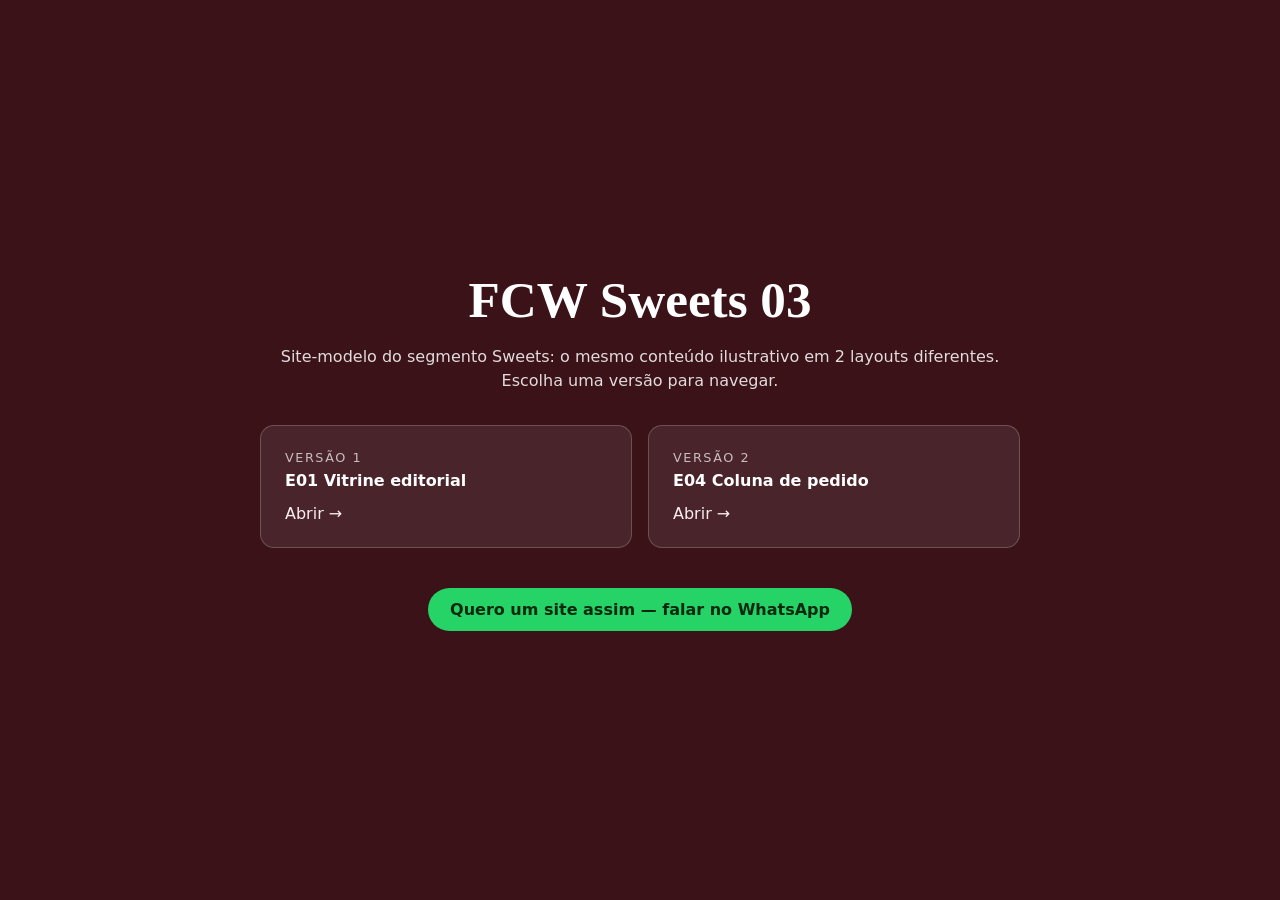
<file: index.html>
<!DOCTYPE html>
<html lang="pt-BR">
<head>
<meta charset="UTF-8" />
<meta name="viewport" content="width=device-width, initial-scale=1" />
<title>FCW Sweets 03 — site-modelo Kingdomapps</title>
<meta name="description" content="Site-modelo FCW Sweets 03 (segmento Sweets) em 2 layouts. Kingdomapps." />
<link rel="icon" href="assets/img/favicon.svg" type="image/svg+xml" />
<link rel="icon" href="assets/img/favicon.png" sizes="64x64" />
<meta property="og:type" content="website" />
<meta property="og:title" content="FCW Sweets 03 — site-modelo Kingdomapps" />
<meta property="og:image" content="https://fcwwebsites.github.io/kingdomapps-modelo-fcw-sweets-03/assets/img/og-image.jpg" />
<meta property="og:url" content="https://fcwwebsites.github.io/kingdomapps-modelo-fcw-sweets-03/" />
<style>
body{margin:0;font-family:system-ui,-apple-system,Segoe UI,Roboto,sans-serif;background:#3a1218;color:#fff;min-height:100vh;display:grid;place-items:center}
main{max-width:760px;padding:48px 24px;text-align:center}h1{font-family:Georgia,serif;font-size:clamp(2rem,6vw,3.2rem);margin:0 0 .3em}
p{opacity:.85;line-height:1.5}.grid{display:grid;grid-template-columns:repeat(auto-fit,minmax(240px,1fr));gap:16px;margin:32px 0}
.card{display:flex;flex-direction:column;gap:6px;padding:24px;border-radius:14px;background:rgba(255,255,255,.08);border:1px solid rgba(255,255,255,.2);color:#fff;text-decoration:none;text-align:left}
.card:hover,.card:focus-visible{background:rgba(255,255,255,.16)}.n{font-size:.8rem;letter-spacing:.12em;text-transform:uppercase;opacity:.7}.go{margin-top:8px;color:#fbeef0}
.wa{display:inline-block;margin-top:8px;padding:12px 22px;border-radius:999px;background:#25d366;color:#08290f;font-weight:700;text-decoration:none}
</style>
<!-- Google tag (gtag.js) -->
<script async src="https://www.googletagmanager.com/gtag/js?id=G-NJ030BJ0Z8"></script>
<script>
  window.dataLayer = window.dataLayer || [];
  function gtag(){dataLayer.push(arguments);}
  gtag('js', new Date());
  gtag('config', 'G-NJ030BJ0Z8');
</script>
<script>/* Kingdomapps GA4 eventos CTA */(function(){try{var ev=function(n,p){try{if(typeof gtag==='function')gtag('event',n,p);}catch(e){}};document.addEventListener('click',function(e){var a=e.target&&e.target.closest?e.target.closest('a[href]'):null;if(!a)return;var h=a.href||'',p={link_url:h};if(a.dataset&&a.dataset.plan)p.plan=a.dataset.plan;if(/wa\.me|api\.whatsapp\.com|whatsapp:/i.test(h))ev('click_whatsapp',p);else if(/ifood/i.test(h))ev('click_ifood',p);else if(/99app|99food|\/\/(www\.)?99\.|food\.99/i.test(h))ev('click_99',p);},true);document.addEventListener('submit',function(e){var f=e.target;ev('generate_lead',{form_id:(f&&(f.id||f.getAttribute('name')))||'form',page_location:location.href});},true);}catch(e){}})();</script>
</head>
<body>
<main>
<h1>FCW Sweets 03</h1>
<p>Site-modelo do segmento Sweets: o mesmo conteúdo ilustrativo em 2 layouts diferentes. Escolha uma versão para navegar.</p>
<div class="grid"><a class="card" href="v1/"><span class="n">Versão 1</span><strong>E01 Vitrine editorial</strong><span class="go">Abrir →</span></a><a class="card" href="v2/"><span class="n">Versão 2</span><strong>E04 Coluna de pedido</strong><span class="go">Abrir →</span></a></div>
<a class="wa" href="https://wa.me/5511947904394?text=Ol%C3%A1!%20Vim%20pelo%20site%20e%20gostaria%20de%20mais%20informa%C3%A7%C3%B5es." target="_blank" rel="noopener">Quero um site assim — falar no WhatsApp</a>
</main>
</body>
</html>
</file>
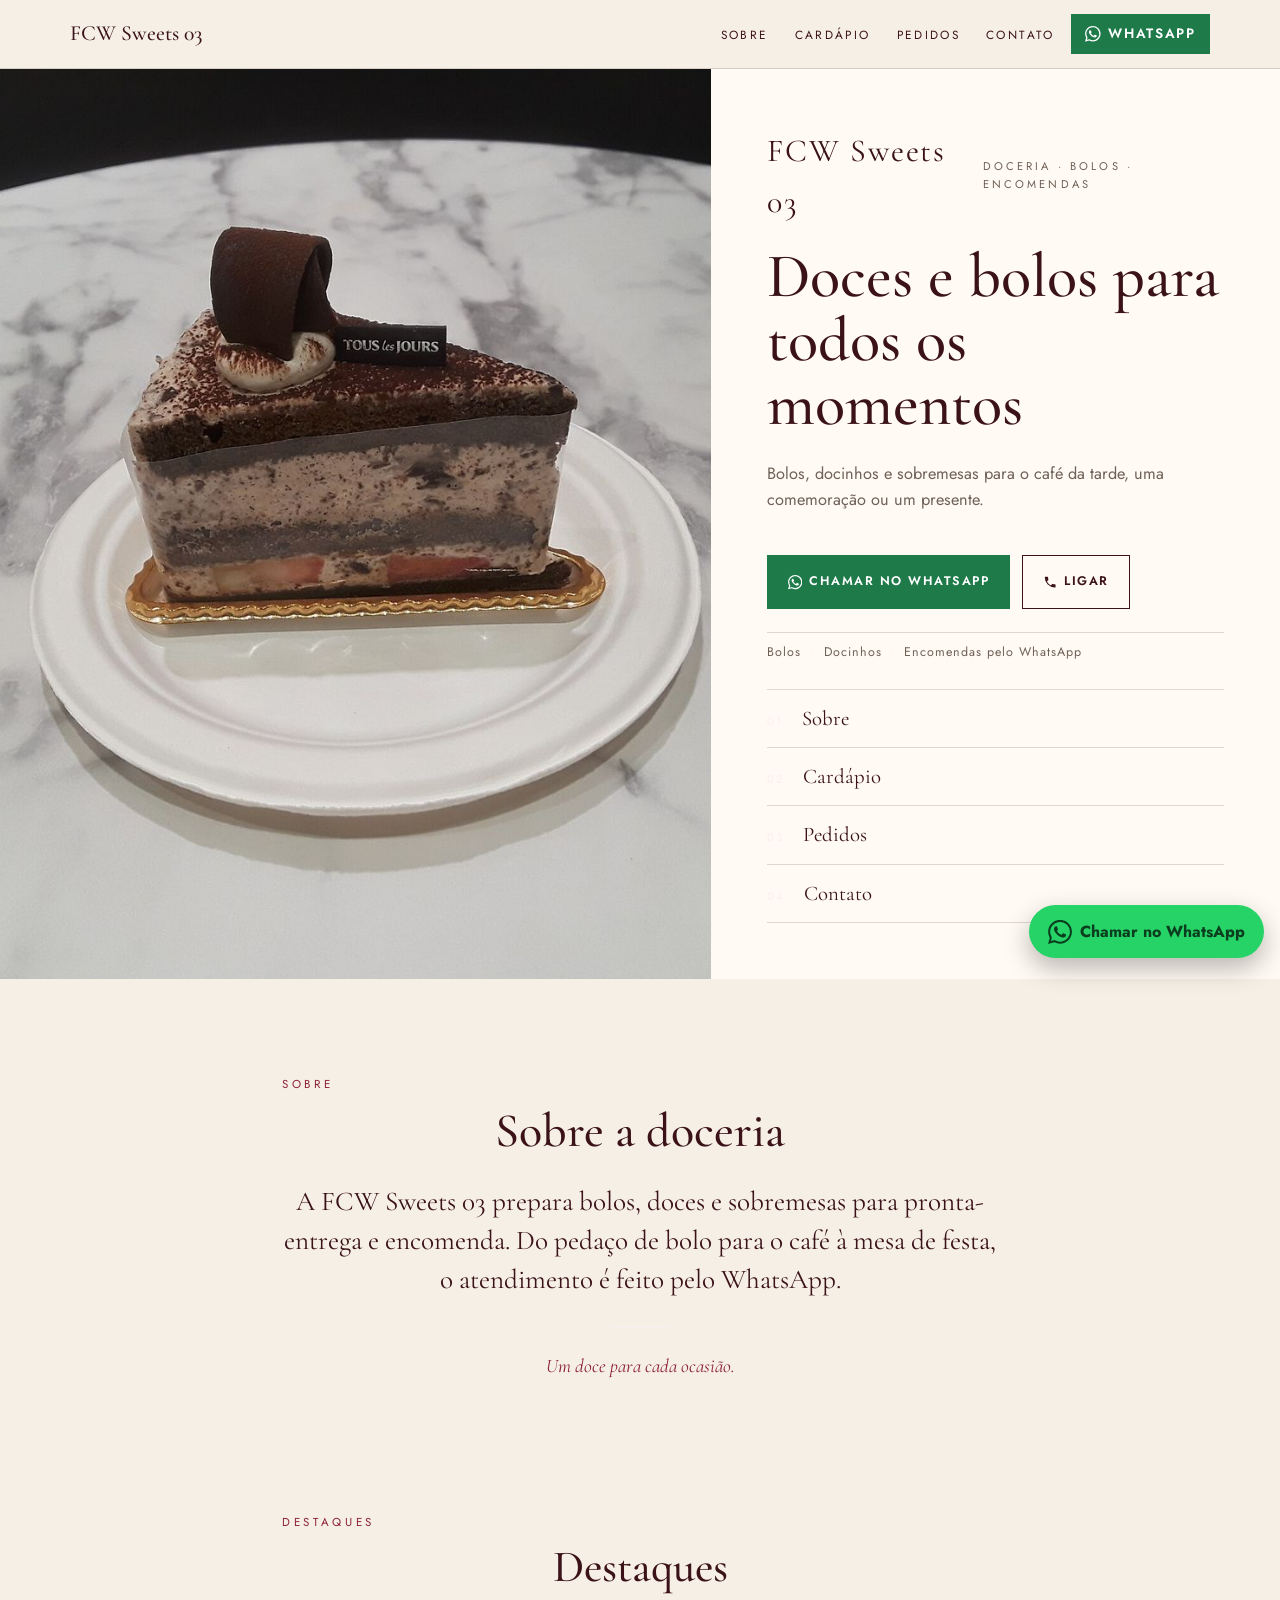
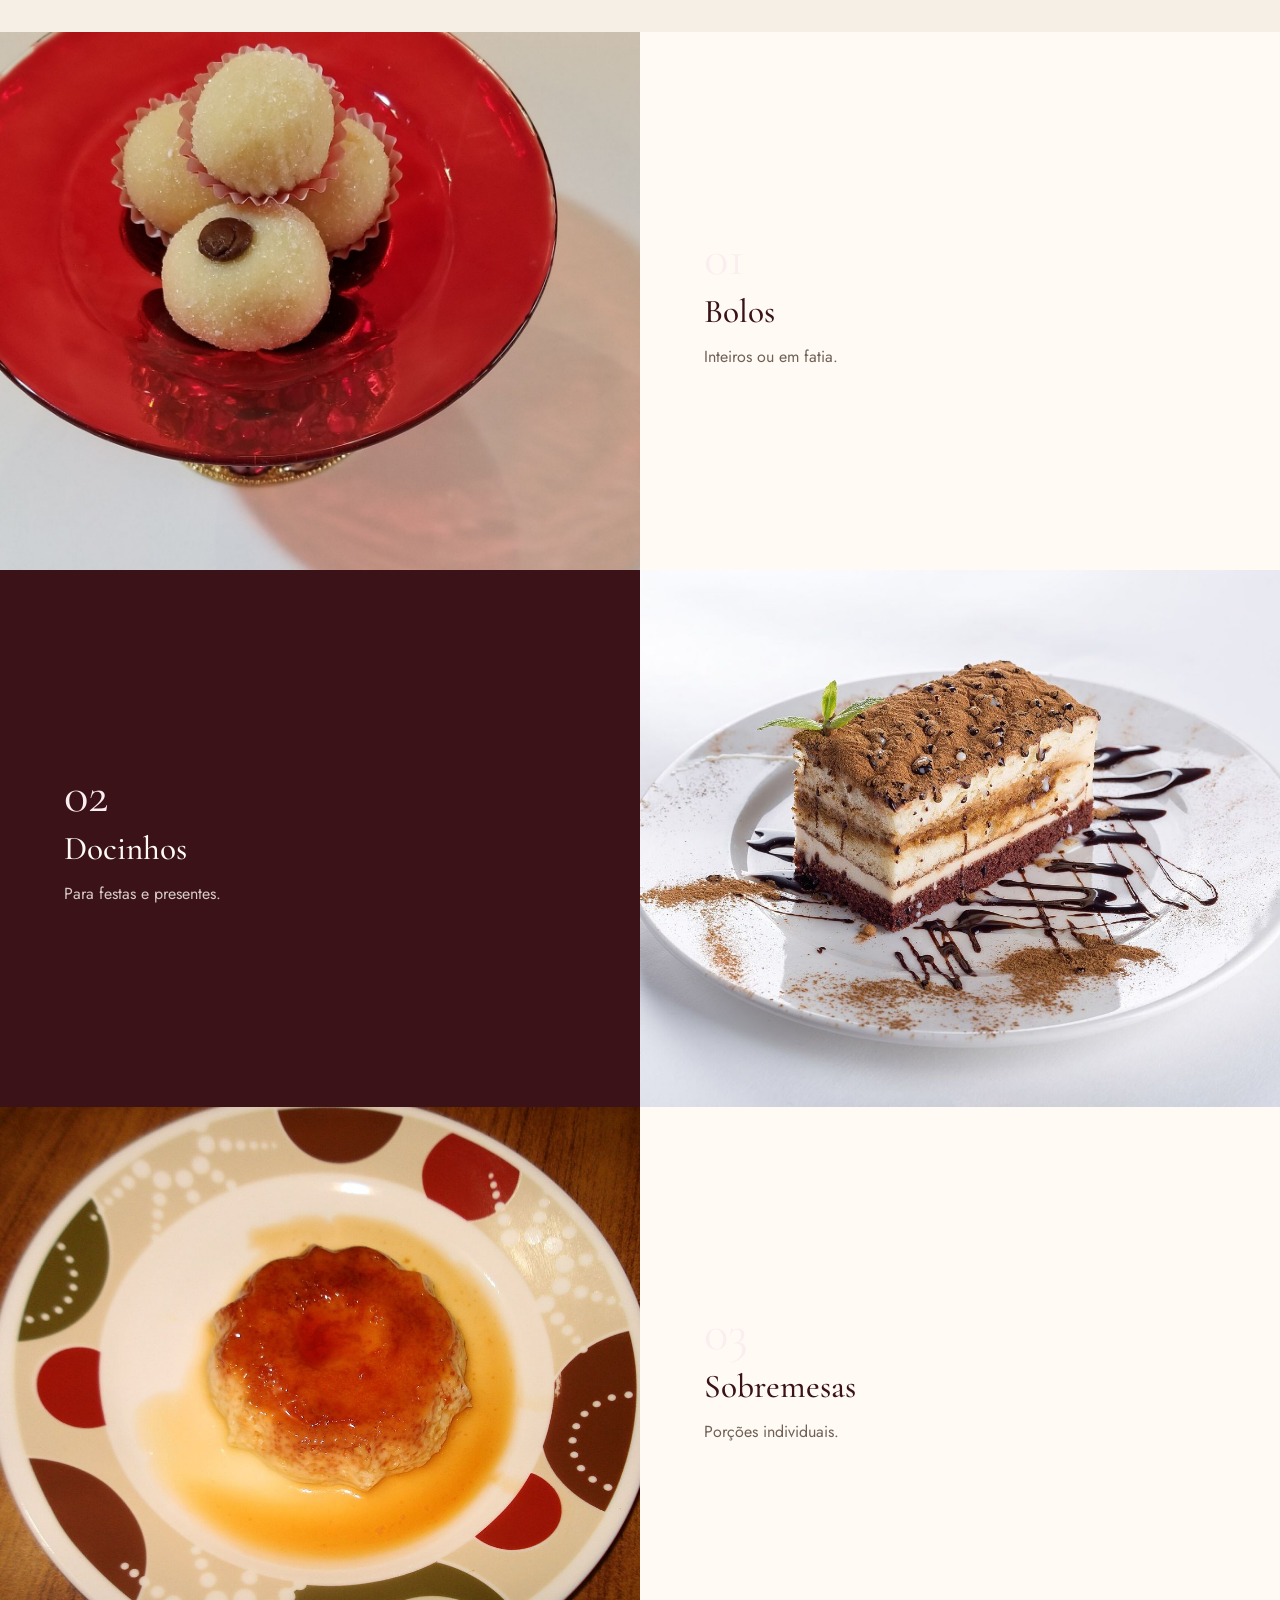
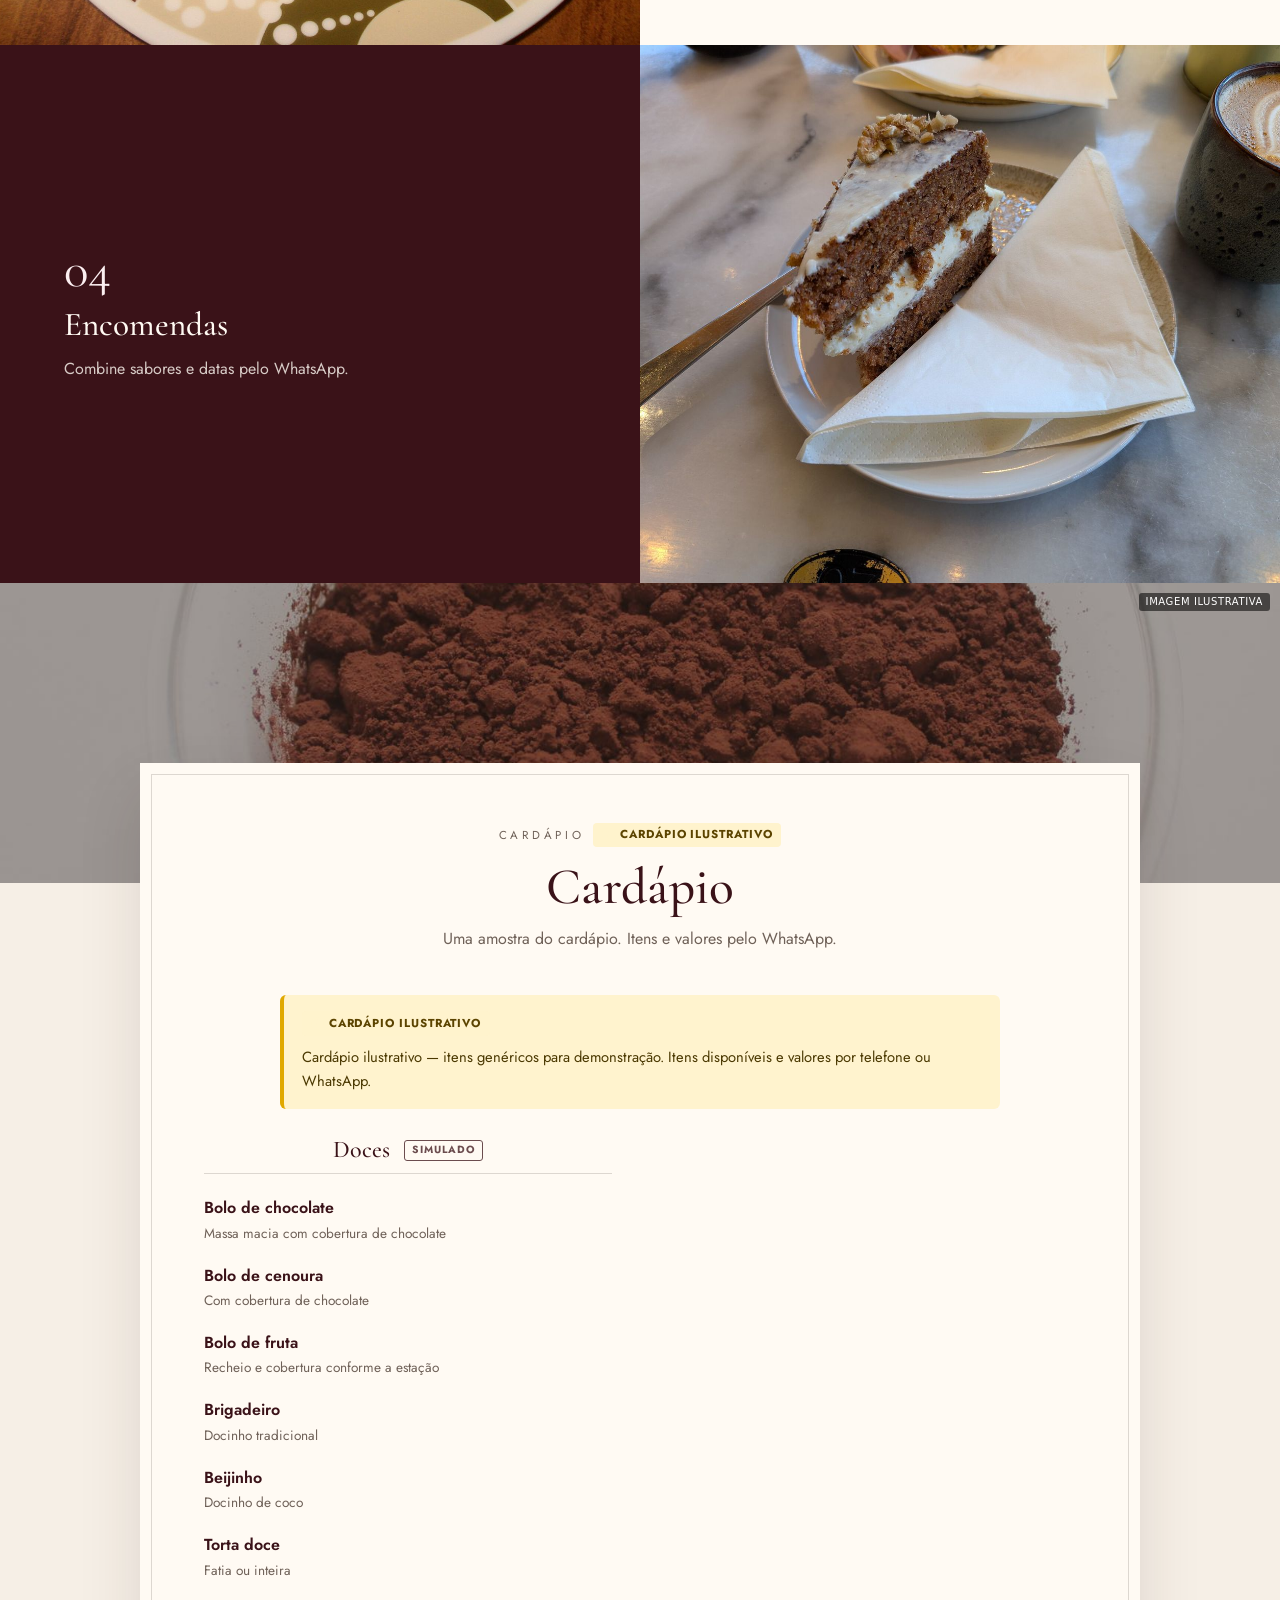
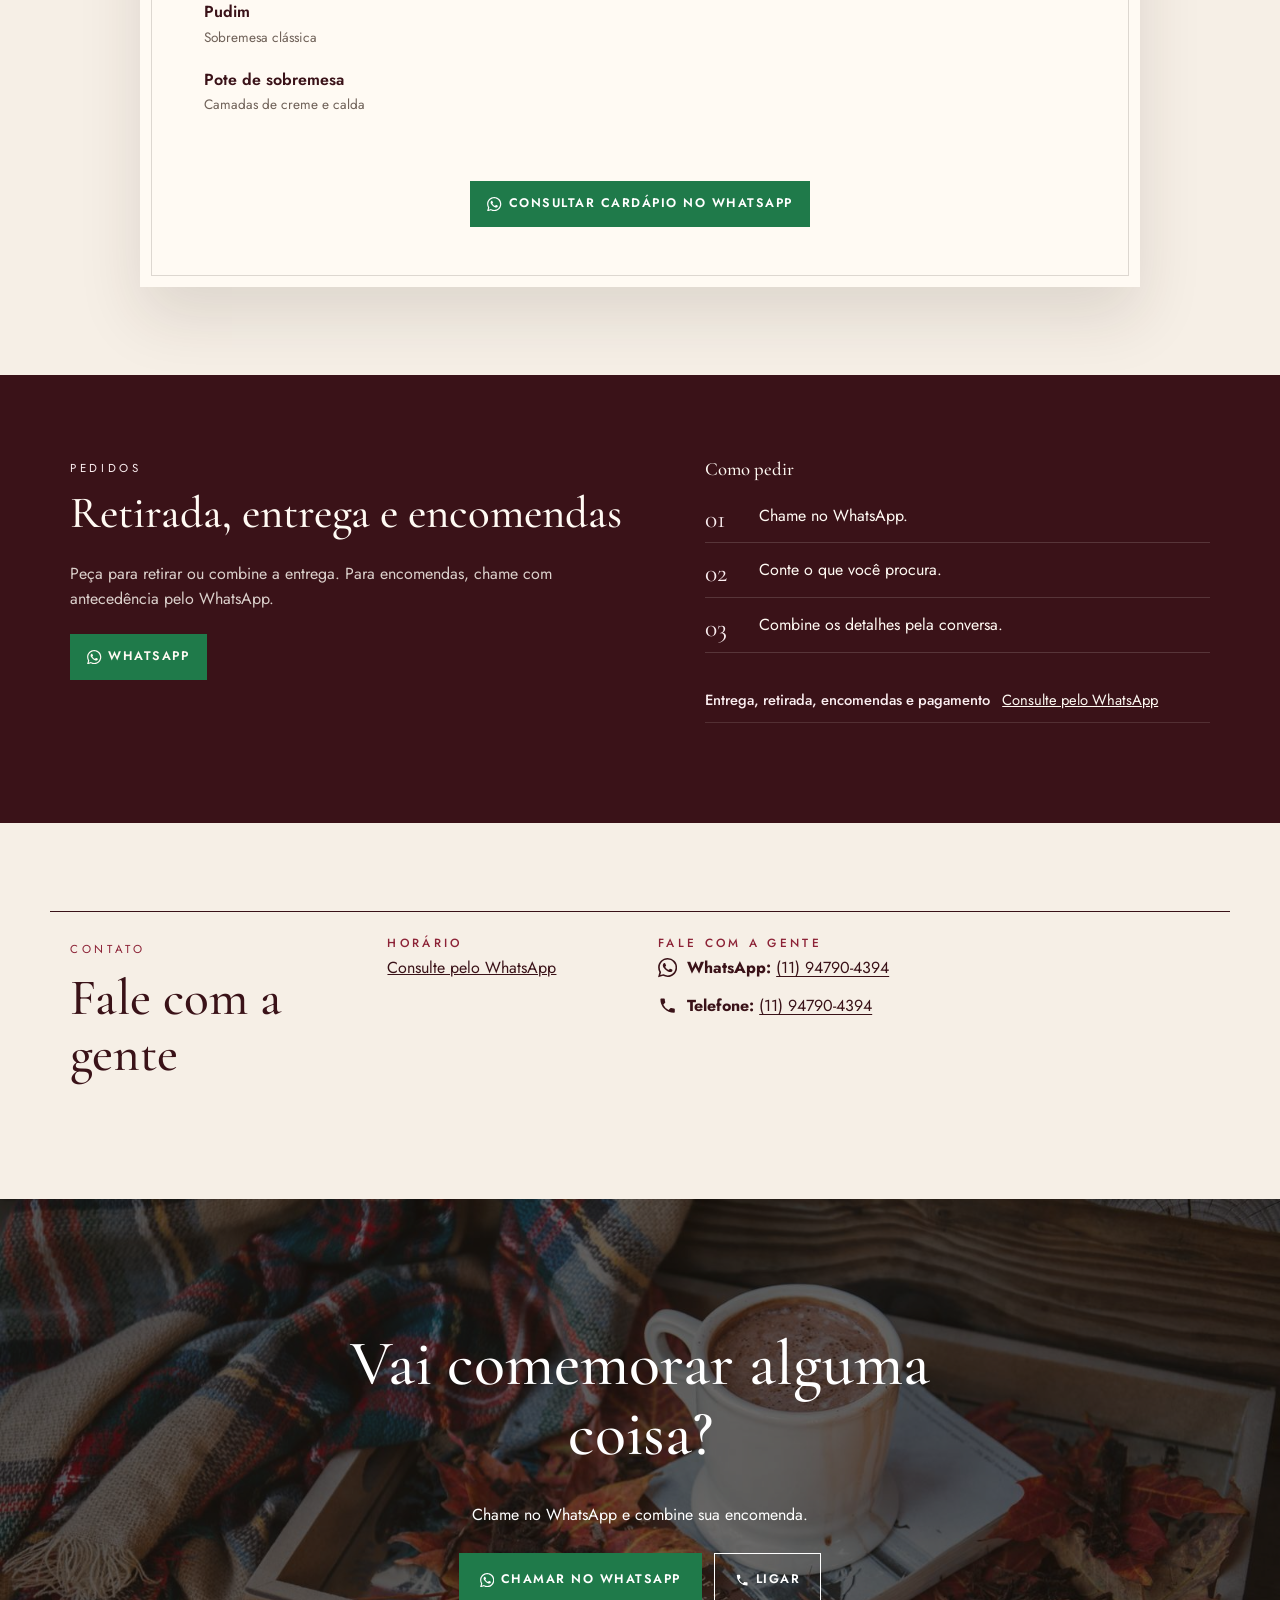
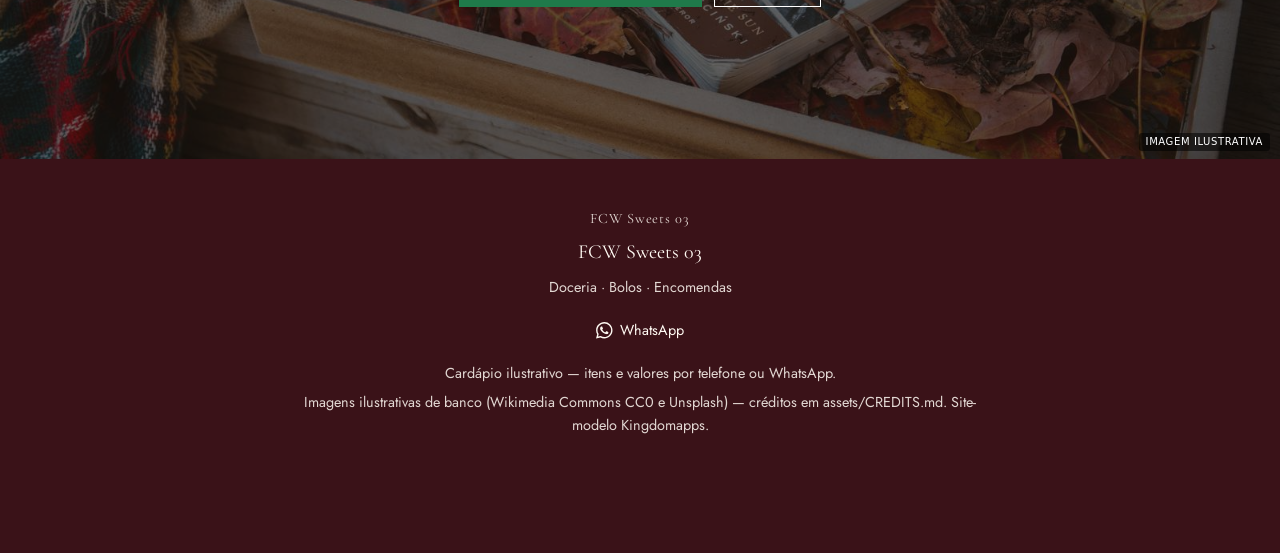
<file: v1/index.html>
<!DOCTYPE html>
<html lang="pt-BR">
<head>
<meta charset="UTF-8" />
<meta name="viewport" content="width=device-width, initial-scale=1" />
<title>FCW Sweets 03 | Doceria e confeitaria</title>
<meta name="description" content="Bolos, doces e sobremesas para o dia a dia e para encomendas. Fale com a FCW Sweets 03 pelo WhatsApp." />
<meta name="theme-color" content="#3a1218" />
<link rel="preconnect" href="https://fonts.googleapis.com" />
<link rel="preconnect" href="https://fonts.gstatic.com" crossorigin />
<link rel="stylesheet" href="https://fonts.googleapis.com/css2?family=Cormorant+Garamond:ital,wght@0,500;0,600;1,500&family=Jost:wght@400;500;600&display=swap" />
<link rel="stylesheet" href="../assets/core.css" />
<link rel="stylesheet" href="../assets/E01.css" />
<link rel="stylesheet" href="../assets/lead.css" />
<style>:root{--brand:#8c2236;--brand2:#fbeef0;--brand-ink:#3a1218}</style>
<link rel="icon" href="../assets/img/favicon.svg" type="image/svg+xml" />
<link rel="icon" href="../assets/img/favicon.png" sizes="64x64" />
<link rel="apple-touch-icon" href="../assets/img/apple-touch-icon.png" />
<meta property="og:type" content="website" />
<meta property="og:title" content="FCW Sweets 03 | Doceria e confeitaria" />
<meta property="og:description" content="Bolos, doces e sobremesas para o dia a dia e para encomendas. Fale com a FCW Sweets 03 pelo WhatsApp." />
<meta property="og:image" content="https://fcwwebsites.github.io/kingdomapps-modelo-fcw-sweets-03/assets/img/og-image.jpg" />
<meta property="og:url" content="https://fcwwebsites.github.io/kingdomapps-modelo-fcw-sweets-03/" />
<meta name="twitter:card" content="summary_large_image" />
<!-- Google tag (gtag.js) -->
<script async src="https://www.googletagmanager.com/gtag/js?id=G-NJ030BJ0Z8"></script>
<script>
  window.dataLayer = window.dataLayer || [];
  function gtag(){dataLayer.push(arguments);}
  gtag('js', new Date());
  gtag('config', 'G-NJ030BJ0Z8');
</script>
<script>/* Kingdomapps GA4 eventos CTA */(function(){try{var ev=function(n,p){try{if(typeof gtag==='function')gtag('event',n,p);}catch(e){}};document.addEventListener('click',function(e){var a=e.target&&e.target.closest?e.target.closest('a[href]'):null;if(!a)return;var h=a.href||'',p={link_url:h};if(a.dataset&&a.dataset.plan)p.plan=a.dataset.plan;if(/wa\.me|api\.whatsapp\.com|whatsapp:/i.test(h))ev('click_whatsapp',p);else if(/ifood/i.test(h))ev('click_ifood',p);else if(/99app|99food|\/\/(www\.)?99\.|food\.99/i.test(h))ev('click_99',p);},true);document.addEventListener('submit',function(e){var f=e.target;ev('generate_lead',{form_id:(f&&(f.id||f.getAttribute('name')))||'form',page_location:location.href});},true);}catch(e){}})();</script>
</head>
<body class="est-E01" data-hours='{}' data-hours-unknown='[]'>
<!-- Kingdomapps · site-modelo anonimizado -->
<a class="skip" href="#conteudo">Pular para o conteúdo</a>
<header class="site-header e1-header" id="header">
  <div class="wrap header-inner">
    <a class="brand" href="#topo" aria-label="FCW Sweets 03 — início"><span class="brand-word">FCW Sweets 03</span></a>
    <nav class="site-nav" id="site-nav" aria-label="Principal"><ul><li><a href="#sobre">Sobre</a></li><li><a href="#cardapio">Cardápio</a></li><li><a href="#entrega">Pedidos</a></li><li><a href="#contato">Contato</a></li></ul></nav>
    <a class="btn btn-wa btn-sm header-cta" href="https://wa.me/5511947904394?text=Ol%C3%A1!%20Vim%20pelo%20site%20e%20gostaria%20de%20mais%20informa%C3%A7%C3%B5es." target="_blank" rel="noopener"><svg viewBox="0 0 24 24" aria-hidden="true" focusable="false"><path fill="currentColor" d="M17.47 14.38c-.3-.15-1.76-.87-2.03-.97-.27-.1-.47-.15-.67.15-.2.3-.77.97-.94 1.16-.17.2-.35.22-.64.07-.3-.15-1.26-.46-2.39-1.47-.88-.79-1.48-1.76-1.65-2.06-.17-.3-.02-.46.13-.6.13-.14.3-.35.45-.52.15-.17.2-.3.3-.5.1-.2.05-.37-.03-.52-.07-.15-.67-1.61-.92-2.2-.24-.58-.49-.5-.67-.51h-.57c-.2 0-.52.07-.8.37-.27.3-1.04 1.02-1.04 2.48s1.07 2.88 1.21 3.07c.15.2 2.1 3.2 5.08 4.49.71.31 1.26.49 1.7.63.71.22 1.36.19 1.87.12.57-.09 1.76-.72 2-1.41.25-.7.25-1.29.18-1.41-.08-.13-.27-.2-.57-.35zM12.05 21.78a9.87 9.87 0 0 1-5.03-1.38l-.36-.21-3.74.98 1-3.65-.24-.37a9.86 9.86 0 0 1-1.51-5.26c0-5.45 4.44-9.88 9.89-9.88 2.64 0 5.12 1.03 6.99 2.9a9.83 9.83 0 0 1 2.89 6.99c0 5.45-4.44 9.88-9.89 9.88zm8.41-18.3A11.82 11.82 0 0 0 12.05 0C5.5 0 .16 5.34.16 11.89c0 2.1.55 4.14 1.59 5.95L.06 24l6.3-1.65a11.88 11.88 0 0 0 5.69 1.45c6.55 0 11.89-5.34 11.89-11.89 0-3.18-1.24-6.17-3.48-8.41z"/></svg><span>WhatsApp</span></a>
    <button class="nav-toggle" type="button" aria-expanded="false" aria-controls="site-nav"><span class="sr-only">Abrir menu</span><span class="bars" aria-hidden="true"></span></button>
  </div>
</header>
<main id="conteudo">
<section class="e1-hero" id="topo" aria-labelledby="hero-title">
  <figure class="e1-hero-photo"><img src="../assets/img/fotos-foto-1.jpg" width="1400" height="1050" alt="Imagem ilustrativa: fatia de bolo de chocolate em camadas" fetchpriority="high" /></figure>
  <div class="e1-hero-panel">
    <div class="e1-hero-top"><p class="e1-wordmark">FCW Sweets 03</p><p class="e1-eyebrow">Doceria · Bolos · Encomendas</p></div>
    <h1 id="hero-title">Doces e bolos para todos os momentos</h1>
    <p class="e1-lead">Bolos, docinhos e sobremesas para o café da tarde, uma comemoração ou um presente.</p>
    <div class="hero-ctas"><a class="btn btn-wa btn-lg" href="https://wa.me/5511947904394?text=Ol%C3%A1!%20Vim%20pelo%20site%20e%20gostaria%20de%20mais%20informa%C3%A7%C3%B5es." target="_blank" rel="noopener"><svg viewBox="0 0 24 24" aria-hidden="true" focusable="false"><path fill="currentColor" d="M17.47 14.38c-.3-.15-1.76-.87-2.03-.97-.27-.1-.47-.15-.67.15-.2.3-.77.97-.94 1.16-.17.2-.35.22-.64.07-.3-.15-1.26-.46-2.39-1.47-.88-.79-1.48-1.76-1.65-2.06-.17-.3-.02-.46.13-.6.13-.14.3-.35.45-.52.15-.17.2-.3.3-.5.1-.2.05-.37-.03-.52-.07-.15-.67-1.61-.92-2.2-.24-.58-.49-.5-.67-.51h-.57c-.2 0-.52.07-.8.37-.27.3-1.04 1.02-1.04 2.48s1.07 2.88 1.21 3.07c.15.2 2.1 3.2 5.08 4.49.71.31 1.26.49 1.7.63.71.22 1.36.19 1.87.12.57-.09 1.76-.72 2-1.41.25-.7.25-1.29.18-1.41-.08-.13-.27-.2-.57-.35zM12.05 21.78a9.87 9.87 0 0 1-5.03-1.38l-.36-.21-3.74.98 1-3.65-.24-.37a9.86 9.86 0 0 1-1.51-5.26c0-5.45 4.44-9.88 9.89-9.88 2.64 0 5.12 1.03 6.99 2.9a9.83 9.83 0 0 1 2.89 6.99c0 5.45-4.44 9.88-9.89 9.88zm8.41-18.3A11.82 11.82 0 0 0 12.05 0C5.5 0 .16 5.34.16 11.89c0 2.1.55 4.14 1.59 5.95L.06 24l6.3-1.65a11.88 11.88 0 0 0 5.69 1.45c6.55 0 11.89-5.34 11.89-11.89 0-3.18-1.24-6.17-3.48-8.41z"/></svg><span>Chamar no WhatsApp</span></a><a class="btn btn-ghost btn-lg btn-tel" href="tel:+5511947904394"><svg viewBox="0 0 24 24" aria-hidden="true" focusable="false"><path fill="currentColor" d="M6.6 10.8a15.1 15.1 0 0 0 6.6 6.6l2.2-2.2a1 1 0 0 1 1-.25 11.4 11.4 0 0 0 3.6.57 1 1 0 0 1 1 1V20a1 1 0 0 1-1 1A17 17 0 0 1 3 4a1 1 0 0 1 1-1h3.5a1 1 0 0 1 1 1c0 1.25.2 2.45.57 3.57a1 1 0 0 1-.25 1z"/></svg><span>Ligar</span></a></div>
    <ul class="e1-chips"><li>Bolos</li><li>Docinhos</li><li>Encomendas pelo WhatsApp</li></ul>
    <nav class="e1-index" aria-label="Nesta página"><ol><li><a href="#sobre"><span class="e1-idx">01</span><span>Sobre</span></a></li><li><a href="#cardapio"><span class="e1-idx">02</span><span>Cardápio</span></a></li><li><a href="#entrega"><span class="e1-idx">03</span><span>Pedidos</span></a></li><li><a href="#contato"><span class="e1-idx">04</span><span>Contato</span></a></li></ol></nav>
  </div>
</section>
<section class="e1-sobre" id="sobre" aria-labelledby="sobre-title">
  <div class="e1-narrow">
    <p class="e1-kicker">Sobre</p>
    <h2 id="sobre-title">Sobre a doceria</h2>
    <p class="e1-intro">A FCW Sweets 03 prepara bolos, doces e sobremesas para pronta-entrega e encomenda. Do pedaço de bolo para o café à mesa de festa, o atendimento é feito pelo WhatsApp.</p>
    <p class="e1-sign">Um doce para cada ocasião.</p>
  </div>
</section>
<section class="e1-dest" id="destaques" aria-labelledby="dest-title">
  <div class="e1-narrow"><p class="e1-kicker">Destaques</p><h2 id="dest-title">Destaques</h2></div>
  <ol class="e1-rows"><li class="e1-row"><figure class="e1-row-media"><img src="../assets/img/fotos-foto-2.jpg" width="1400" height="1400" alt="Imagem ilustrativa: docinhos de coco em taça" loading="lazy" decoding="async" /></figure>
      <div class="e1-row-text"><span class="e1-num" aria-hidden="true">01</span><h3>Bolos</h3><p>Inteiros ou em fatia.</p></div></li><li class="e1-row e1-flip"><figure class="e1-row-media"><img src="../assets/img/fotos-foto-3.jpg" width="1400" height="952" alt="Imagem ilustrativa: fatia de bolo de chocolate com calda" loading="lazy" decoding="async" /></figure>
      <div class="e1-row-text"><span class="e1-num" aria-hidden="true">02</span><h3>Docinhos</h3><p>Para festas e presentes.</p></div></li><li class="e1-row"><figure class="e1-row-media"><img src="../assets/img/fotos-foto-4.jpg" width="1400" height="1050" alt="Imagem ilustrativa: pudim com calda de caramelo" loading="lazy" decoding="async" /></figure>
      <div class="e1-row-text"><span class="e1-num" aria-hidden="true">03</span><h3>Sobremesas</h3><p>Porções individuais.</p></div></li><li class="e1-row e1-flip"><figure class="e1-row-media"><img src="../assets/img/fotos-foto-5.jpg" width="1400" height="1054" alt="Imagem ilustrativa: fatia de bolo de cenoura com café" loading="lazy" decoding="async" /></figure>
      <div class="e1-row-text"><span class="e1-num" aria-hidden="true">04</span><h3>Encomendas</h3><p>Combine sabores e datas pelo WhatsApp.</p></div></li></ol>
</section>
<section class="e1-menu cardapio" id="cardapio" aria-labelledby="menu-title">
  <div class="amb amb-menu" style="--amb:url('../assets/img/ambiente-cocoa-powder.jpg')" aria-hidden="true"><span class="amb-tag">Imagem ilustrativa</span></div>
  <div class="e1-paper">
    <header class="e1-paper-head"><p class="e1-kicker">Cardápio <span class="sim-badge">Cardápio ilustrativo</span></p>
      <h2 id="menu-title">Cardápio</h2><p>Uma amostra do cardápio. Itens e valores pelo WhatsApp.</p></header>
    <div class="sim-notice" role="note"><span class="sim-badge">Cardápio ilustrativo</span><p>Cardápio ilustrativo — itens genéricos para demonstração. Itens disponíveis e valores por telefone ou WhatsApp.</p></div><div class="menu-panel menu-flat"><h3 class="menu-cat">Doces <span class="sim-tag">Simulado</span></h3><ul class="menu-list"><li class="mi"><span class="mi-name">Bolo de chocolate</span><span class="mi-desc">Massa macia com cobertura de chocolate</span></li><li class="mi"><span class="mi-name">Bolo de cenoura</span><span class="mi-desc">Com cobertura de chocolate</span></li><li class="mi"><span class="mi-name">Bolo de fruta</span><span class="mi-desc">Recheio e cobertura conforme a estação</span></li><li class="mi"><span class="mi-name">Brigadeiro</span><span class="mi-desc">Docinho tradicional</span></li><li class="mi"><span class="mi-name">Beijinho</span><span class="mi-desc">Docinho de coco</span></li><li class="mi"><span class="mi-name">Torta doce</span><span class="mi-desc">Fatia ou inteira</span></li><li class="mi"><span class="mi-name">Pudim</span><span class="mi-desc">Sobremesa clássica</span></li><li class="mi"><span class="mi-name">Pote de sobremesa</span><span class="mi-desc">Camadas de creme e calda</span></li></ul></div>
    <div class="menu-cta"><a class="btn btn-wa" href="https://wa.me/5511947904394?text=Ol%C3%A1!%20Vim%20pelo%20site%20e%20gostaria%20de%20mais%20informa%C3%A7%C3%B5es." target="_blank" rel="noopener"><svg viewBox="0 0 24 24" aria-hidden="true" focusable="false"><path fill="currentColor" d="M17.47 14.38c-.3-.15-1.76-.87-2.03-.97-.27-.1-.47-.15-.67.15-.2.3-.77.97-.94 1.16-.17.2-.35.22-.64.07-.3-.15-1.26-.46-2.39-1.47-.88-.79-1.48-1.76-1.65-2.06-.17-.3-.02-.46.13-.6.13-.14.3-.35.45-.52.15-.17.2-.3.3-.5.1-.2.05-.37-.03-.52-.07-.15-.67-1.61-.92-2.2-.24-.58-.49-.5-.67-.51h-.57c-.2 0-.52.07-.8.37-.27.3-1.04 1.02-1.04 2.48s1.07 2.88 1.21 3.07c.15.2 2.1 3.2 5.08 4.49.71.31 1.26.49 1.7.63.71.22 1.36.19 1.87.12.57-.09 1.76-.72 2-1.41.25-.7.25-1.29.18-1.41-.08-.13-.27-.2-.57-.35zM12.05 21.78a9.87 9.87 0 0 1-5.03-1.38l-.36-.21-3.74.98 1-3.65-.24-.37a9.86 9.86 0 0 1-1.51-5.26c0-5.45 4.44-9.88 9.89-9.88 2.64 0 5.12 1.03 6.99 2.9a9.83 9.83 0 0 1 2.89 6.99c0 5.45-4.44 9.88-9.89 9.88zm8.41-18.3A11.82 11.82 0 0 0 12.05 0C5.5 0 .16 5.34.16 11.89c0 2.1.55 4.14 1.59 5.95L.06 24l6.3-1.65a11.88 11.88 0 0 0 5.69 1.45c6.55 0 11.89-5.34 11.89-11.89 0-3.18-1.24-6.17-3.48-8.41z"/></svg><span>Consultar cardápio no WhatsApp</span></a></div>
  </div>
</section>
<section class="e1-orders" id="entrega" aria-labelledby="ent-title">
  <div class="wrap e1-orders-grid">
    <div><p class="e1-kicker">Pedidos</p><h2 id="ent-title">Retirada, entrega e encomendas</h2><p>Peça para retirar ou combine a entrega. Para encomendas, chame com antecedência pelo WhatsApp.</p><div class="order-links"><a class="btn btn-wa" href="https://wa.me/5511947904394?text=Ol%C3%A1!%20Vim%20pelo%20site%20e%20gostaria%20de%20mais%20informa%C3%A7%C3%B5es." target="_blank" rel="noopener"><svg viewBox="0 0 24 24" aria-hidden="true" focusable="false"><path fill="currentColor" d="M17.47 14.38c-.3-.15-1.76-.87-2.03-.97-.27-.1-.47-.15-.67.15-.2.3-.77.97-.94 1.16-.17.2-.35.22-.64.07-.3-.15-1.26-.46-2.39-1.47-.88-.79-1.48-1.76-1.65-2.06-.17-.3-.02-.46.13-.6.13-.14.3-.35.45-.52.15-.17.2-.3.3-.5.1-.2.05-.37-.03-.52-.07-.15-.67-1.61-.92-2.2-.24-.58-.49-.5-.67-.51h-.57c-.2 0-.52.07-.8.37-.27.3-1.04 1.02-1.04 2.48s1.07 2.88 1.21 3.07c.15.2 2.1 3.2 5.08 4.49.71.31 1.26.49 1.7.63.71.22 1.36.19 1.87.12.57-.09 1.76-.72 2-1.41.25-.7.25-1.29.18-1.41-.08-.13-.27-.2-.57-.35zM12.05 21.78a9.87 9.87 0 0 1-5.03-1.38l-.36-.21-3.74.98 1-3.65-.24-.37a9.86 9.86 0 0 1-1.51-5.26c0-5.45 4.44-9.88 9.89-9.88 2.64 0 5.12 1.03 6.99 2.9a9.83 9.83 0 0 1 2.89 6.99c0 5.45-4.44 9.88-9.89 9.88zm8.41-18.3A11.82 11.82 0 0 0 12.05 0C5.5 0 .16 5.34.16 11.89c0 2.1.55 4.14 1.59 5.95L.06 24l6.3-1.65a11.88 11.88 0 0 0 5.69 1.45c6.55 0 11.89-5.34 11.89-11.89 0-3.18-1.24-6.17-3.48-8.41z"/></svg><span>WhatsApp</span></a></div></div>
    <div><h3>Como pedir</h3><ol class="e1-steps"><li>Chame no WhatsApp.</li><li>Conte o que você procura.</li><li>Combine os detalhes pela conversa.</li></ol><dl class="e1-kv"><div><dt>Entrega, retirada, encomendas e pagamento</dt><dd><a href="https://wa.me/5511947904394?text=Ol%C3%A1!%20Vim%20pelo%20site%20e%20gostaria%20de%20mais%20informa%C3%A7%C3%B5es." target="_blank" rel="noopener">Consulte pelo WhatsApp</a></dd></div></dl></div>
  </div>
</section>
<section class="e1-contact" id="contato" aria-labelledby="ct-title">
  <div class="wrap e1-contact-grid">
    <div class="e1-contact-head"><p class="e1-kicker">Contato</p><h2 id="ct-title">Fale com a gente</h2></div>
    <div class="ct-card ct-hours"><h3>Horário</h3><p><a href="https://wa.me/5511947904394?text=Ol%C3%A1!%20Vim%20pelo%20site%20e%20gostaria%20de%20mais%20informa%C3%A7%C3%B5es." target="_blank" rel="noopener">Consulte pelo WhatsApp</a></p></div>
    <div class="ct-card"><h3>Fale com a gente</h3><ul class="ct-list"><li><svg viewBox="0 0 24 24" aria-hidden="true" focusable="false"><path fill="currentColor" d="M17.47 14.38c-.3-.15-1.76-.87-2.03-.97-.27-.1-.47-.15-.67.15-.2.3-.77.97-.94 1.16-.17.2-.35.22-.64.07-.3-.15-1.26-.46-2.39-1.47-.88-.79-1.48-1.76-1.65-2.06-.17-.3-.02-.46.13-.6.13-.14.3-.35.45-.52.15-.17.2-.3.3-.5.1-.2.05-.37-.03-.52-.07-.15-.67-1.61-.92-2.2-.24-.58-.49-.5-.67-.51h-.57c-.2 0-.52.07-.8.37-.27.3-1.04 1.02-1.04 2.48s1.07 2.88 1.21 3.07c.15.2 2.1 3.2 5.08 4.49.71.31 1.26.49 1.7.63.71.22 1.36.19 1.87.12.57-.09 1.76-.72 2-1.41.25-.7.25-1.29.18-1.41-.08-.13-.27-.2-.57-.35zM12.05 21.78a9.87 9.87 0 0 1-5.03-1.38l-.36-.21-3.74.98 1-3.65-.24-.37a9.86 9.86 0 0 1-1.51-5.26c0-5.45 4.44-9.88 9.89-9.88 2.64 0 5.12 1.03 6.99 2.9a9.83 9.83 0 0 1 2.89 6.99c0 5.45-4.44 9.88-9.89 9.88zm8.41-18.3A11.82 11.82 0 0 0 12.05 0C5.5 0 .16 5.34.16 11.89c0 2.1.55 4.14 1.59 5.95L.06 24l6.3-1.65a11.88 11.88 0 0 0 5.69 1.45c6.55 0 11.89-5.34 11.89-11.89 0-3.18-1.24-6.17-3.48-8.41z"/></svg><span><strong>WhatsApp:</strong> <a href="https://wa.me/5511947904394?text=Ol%C3%A1!%20Vim%20pelo%20site%20e%20gostaria%20de%20mais%20informa%C3%A7%C3%B5es." target="_blank" rel="noopener">(11) 94790-4394</a></span></li><li><svg viewBox="0 0 24 24" aria-hidden="true" focusable="false"><path fill="currentColor" d="M6.6 10.8a15.1 15.1 0 0 0 6.6 6.6l2.2-2.2a1 1 0 0 1 1-.25 11.4 11.4 0 0 0 3.6.57 1 1 0 0 1 1 1V20a1 1 0 0 1-1 1A17 17 0 0 1 3 4a1 1 0 0 1 1-1h3.5a1 1 0 0 1 1 1c0 1.25.2 2.45.57 3.57a1 1 0 0 1-.25 1z"/></svg><span><strong>Telefone:</strong> <a href="tel:+5511947904394">(11) 94790-4394</a></span></li></ul></div>
  </div>
</section>
<section class="e1-cta cta-final" id="cta-final" aria-labelledby="cta-title">
  <div class="amb amb-cta" style="--amb:url('../assets/img/ambiente-hot-chocolate.jpg')" aria-hidden="true"><span class="amb-tag">Imagem ilustrativa</span></div>
  <div class="e1-cta-inner"><h2 id="cta-title">Vai comemorar alguma coisa?</h2><p>Chame no WhatsApp e combine sua encomenda.</p><div class="hero-ctas"><a class="btn btn-wa btn-lg" href="https://wa.me/5511947904394?text=Ol%C3%A1!%20Vim%20pelo%20site%20e%20gostaria%20de%20mais%20informa%C3%A7%C3%B5es." target="_blank" rel="noopener"><svg viewBox="0 0 24 24" aria-hidden="true" focusable="false"><path fill="currentColor" d="M17.47 14.38c-.3-.15-1.76-.87-2.03-.97-.27-.1-.47-.15-.67.15-.2.3-.77.97-.94 1.16-.17.2-.35.22-.64.07-.3-.15-1.26-.46-2.39-1.47-.88-.79-1.48-1.76-1.65-2.06-.17-.3-.02-.46.13-.6.13-.14.3-.35.45-.52.15-.17.2-.3.3-.5.1-.2.05-.37-.03-.52-.07-.15-.67-1.61-.92-2.2-.24-.58-.49-.5-.67-.51h-.57c-.2 0-.52.07-.8.37-.27.3-1.04 1.02-1.04 2.48s1.07 2.88 1.21 3.07c.15.2 2.1 3.2 5.08 4.49.71.31 1.26.49 1.7.63.71.22 1.36.19 1.87.12.57-.09 1.76-.72 2-1.41.25-.7.25-1.29.18-1.41-.08-.13-.27-.2-.57-.35zM12.05 21.78a9.87 9.87 0 0 1-5.03-1.38l-.36-.21-3.74.98 1-3.65-.24-.37a9.86 9.86 0 0 1-1.51-5.26c0-5.45 4.44-9.88 9.89-9.88 2.64 0 5.12 1.03 6.99 2.9a9.83 9.83 0 0 1 2.89 6.99c0 5.45-4.44 9.88-9.89 9.88zm8.41-18.3A11.82 11.82 0 0 0 12.05 0C5.5 0 .16 5.34.16 11.89c0 2.1.55 4.14 1.59 5.95L.06 24l6.3-1.65a11.88 11.88 0 0 0 5.69 1.45c6.55 0 11.89-5.34 11.89-11.89 0-3.18-1.24-6.17-3.48-8.41z"/></svg><span>Chamar no WhatsApp</span></a><a class="btn btn-ghost btn-lg" href="tel:+5511947904394"><svg viewBox="0 0 24 24" aria-hidden="true" focusable="false"><path fill="currentColor" d="M6.6 10.8a15.1 15.1 0 0 0 6.6 6.6l2.2-2.2a1 1 0 0 1 1-.25 11.4 11.4 0 0 0 3.6.57 1 1 0 0 1 1 1V20a1 1 0 0 1-1 1A17 17 0 0 1 3 4a1 1 0 0 1 1-1h3.5a1 1 0 0 1 1 1c0 1.25.2 2.45.57 3.57a1 1 0 0 1-.25 1z"/></svg><span>Ligar</span></a></div></div>
</section>
</main>
<footer class="site-footer e1-footer">
  <div class="e1-narrow">
    <p class="e1-wordmark">FCW Sweets 03</p>
    <p class="f-name">FCW Sweets 03</p><p>Doceria · Bolos · Encomendas</p>
    <nav class="f-links" aria-label="Links"><a href="https://wa.me/5511947904394?text=Ol%C3%A1!%20Vim%20pelo%20site%20e%20gostaria%20de%20mais%20informa%C3%A7%C3%B5es." target="_blank" rel="noopener"><svg viewBox="0 0 24 24" aria-hidden="true" focusable="false"><path fill="currentColor" d="M17.47 14.38c-.3-.15-1.76-.87-2.03-.97-.27-.1-.47-.15-.67.15-.2.3-.77.97-.94 1.16-.17.2-.35.22-.64.07-.3-.15-1.26-.46-2.39-1.47-.88-.79-1.48-1.76-1.65-2.06-.17-.3-.02-.46.13-.6.13-.14.3-.35.45-.52.15-.17.2-.3.3-.5.1-.2.05-.37-.03-.52-.07-.15-.67-1.61-.92-2.2-.24-.58-.49-.5-.67-.51h-.57c-.2 0-.52.07-.8.37-.27.3-1.04 1.02-1.04 2.48s1.07 2.88 1.21 3.07c.15.2 2.1 3.2 5.08 4.49.71.31 1.26.49 1.7.63.71.22 1.36.19 1.87.12.57-.09 1.76-.72 2-1.41.25-.7.25-1.29.18-1.41-.08-.13-.27-.2-.57-.35zM12.05 21.78a9.87 9.87 0 0 1-5.03-1.38l-.36-.21-3.74.98 1-3.65-.24-.37a9.86 9.86 0 0 1-1.51-5.26c0-5.45 4.44-9.88 9.89-9.88 2.64 0 5.12 1.03 6.99 2.9a9.83 9.83 0 0 1 2.89 6.99c0 5.45-4.44 9.88-9.89 9.88zm8.41-18.3A11.82 11.82 0 0 0 12.05 0C5.5 0 .16 5.34.16 11.89c0 2.1.55 4.14 1.59 5.95L.06 24l6.3-1.65a11.88 11.88 0 0 0 5.69 1.45c6.55 0 11.89-5.34 11.89-11.89 0-3.18-1.24-6.17-3.48-8.41z"/></svg><span>WhatsApp</span></a></nav>
    <p class="f-note">Cardápio ilustrativo — itens e valores por telefone ou WhatsApp.</p>
    <p class="f-credit">Imagens ilustrativas de banco (Wikimedia Commons CC0 e Unsplash) — créditos em assets/CREDITS.md. Site-modelo Kingdomapps.</p>
  </div>
</footer>
<a class="wa-float" href="https://wa.me/5511947904394?text=Ol%C3%A1!%20Vim%20pelo%20site%20e%20gostaria%20de%20mais%20informa%C3%A7%C3%B5es." target="_blank" rel="noopener" aria-label="Chamar a FCW Sweets 03 no WhatsApp"><svg viewBox="0 0 24 24" aria-hidden="true" focusable="false"><path fill="currentColor" d="M17.47 14.38c-.3-.15-1.76-.87-2.03-.97-.27-.1-.47-.15-.67.15-.2.3-.77.97-.94 1.16-.17.2-.35.22-.64.07-.3-.15-1.26-.46-2.39-1.47-.88-.79-1.48-1.76-1.65-2.06-.17-.3-.02-.46.13-.6.13-.14.3-.35.45-.52.15-.17.2-.3.3-.5.1-.2.05-.37-.03-.52-.07-.15-.67-1.61-.92-2.2-.24-.58-.49-.5-.67-.51h-.57c-.2 0-.52.07-.8.37-.27.3-1.04 1.02-1.04 2.48s1.07 2.88 1.21 3.07c.15.2 2.1 3.2 5.08 4.49.71.31 1.26.49 1.7.63.71.22 1.36.19 1.87.12.57-.09 1.76-.72 2-1.41.25-.7.25-1.29.18-1.41-.08-.13-.27-.2-.57-.35zM12.05 21.78a9.87 9.87 0 0 1-5.03-1.38l-.36-.21-3.74.98 1-3.65-.24-.37a9.86 9.86 0 0 1-1.51-5.26c0-5.45 4.44-9.88 9.89-9.88 2.64 0 5.12 1.03 6.99 2.9a9.83 9.83 0 0 1 2.89 6.99c0 5.45-4.44 9.88-9.89 9.88zm8.41-18.3A11.82 11.82 0 0 0 12.05 0C5.5 0 .16 5.34.16 11.89c0 2.1.55 4.14 1.59 5.95L.06 24l6.3-1.65a11.88 11.88 0 0 0 5.69 1.45c6.55 0 11.89-5.34 11.89-11.89 0-3.18-1.24-6.17-3.48-8.41z"/></svg><span>Chamar no WhatsApp</span></a>
<script src="../assets/site.js" defer></script>
</body>
</html>
</file>
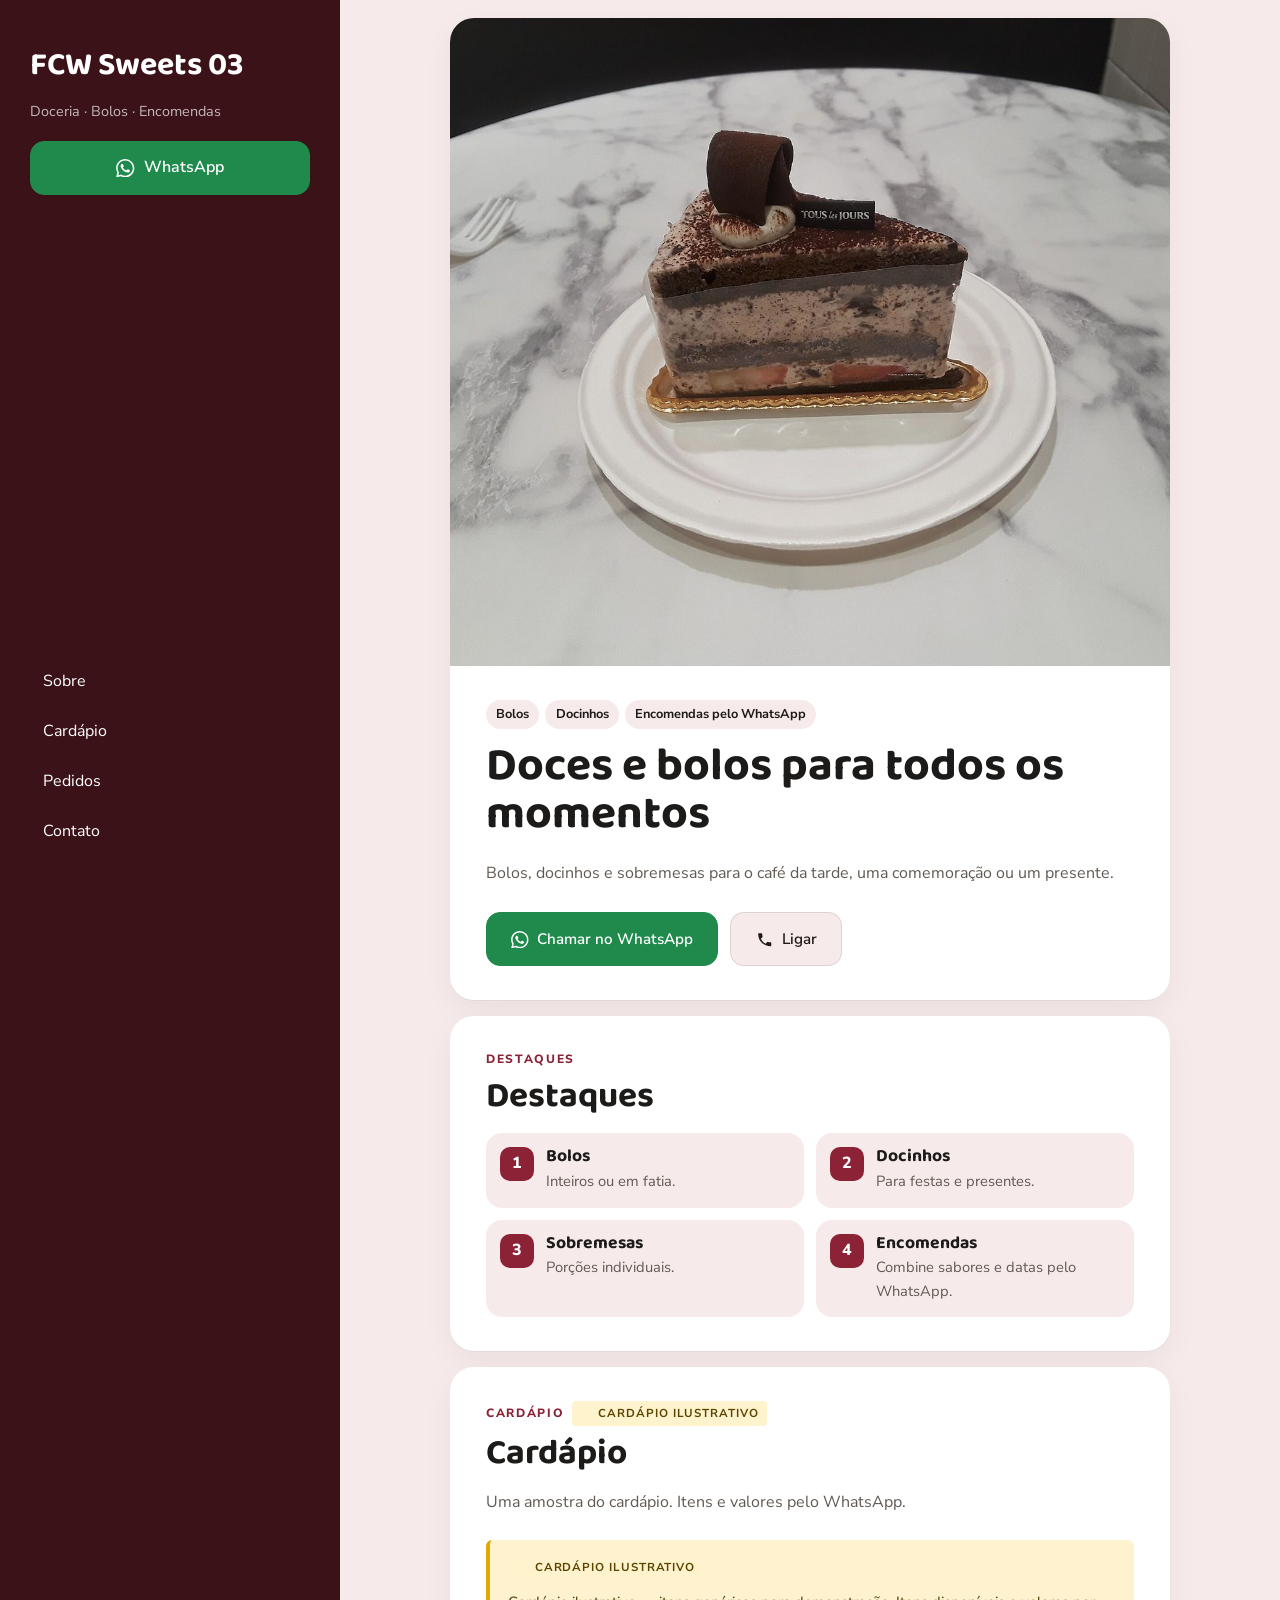
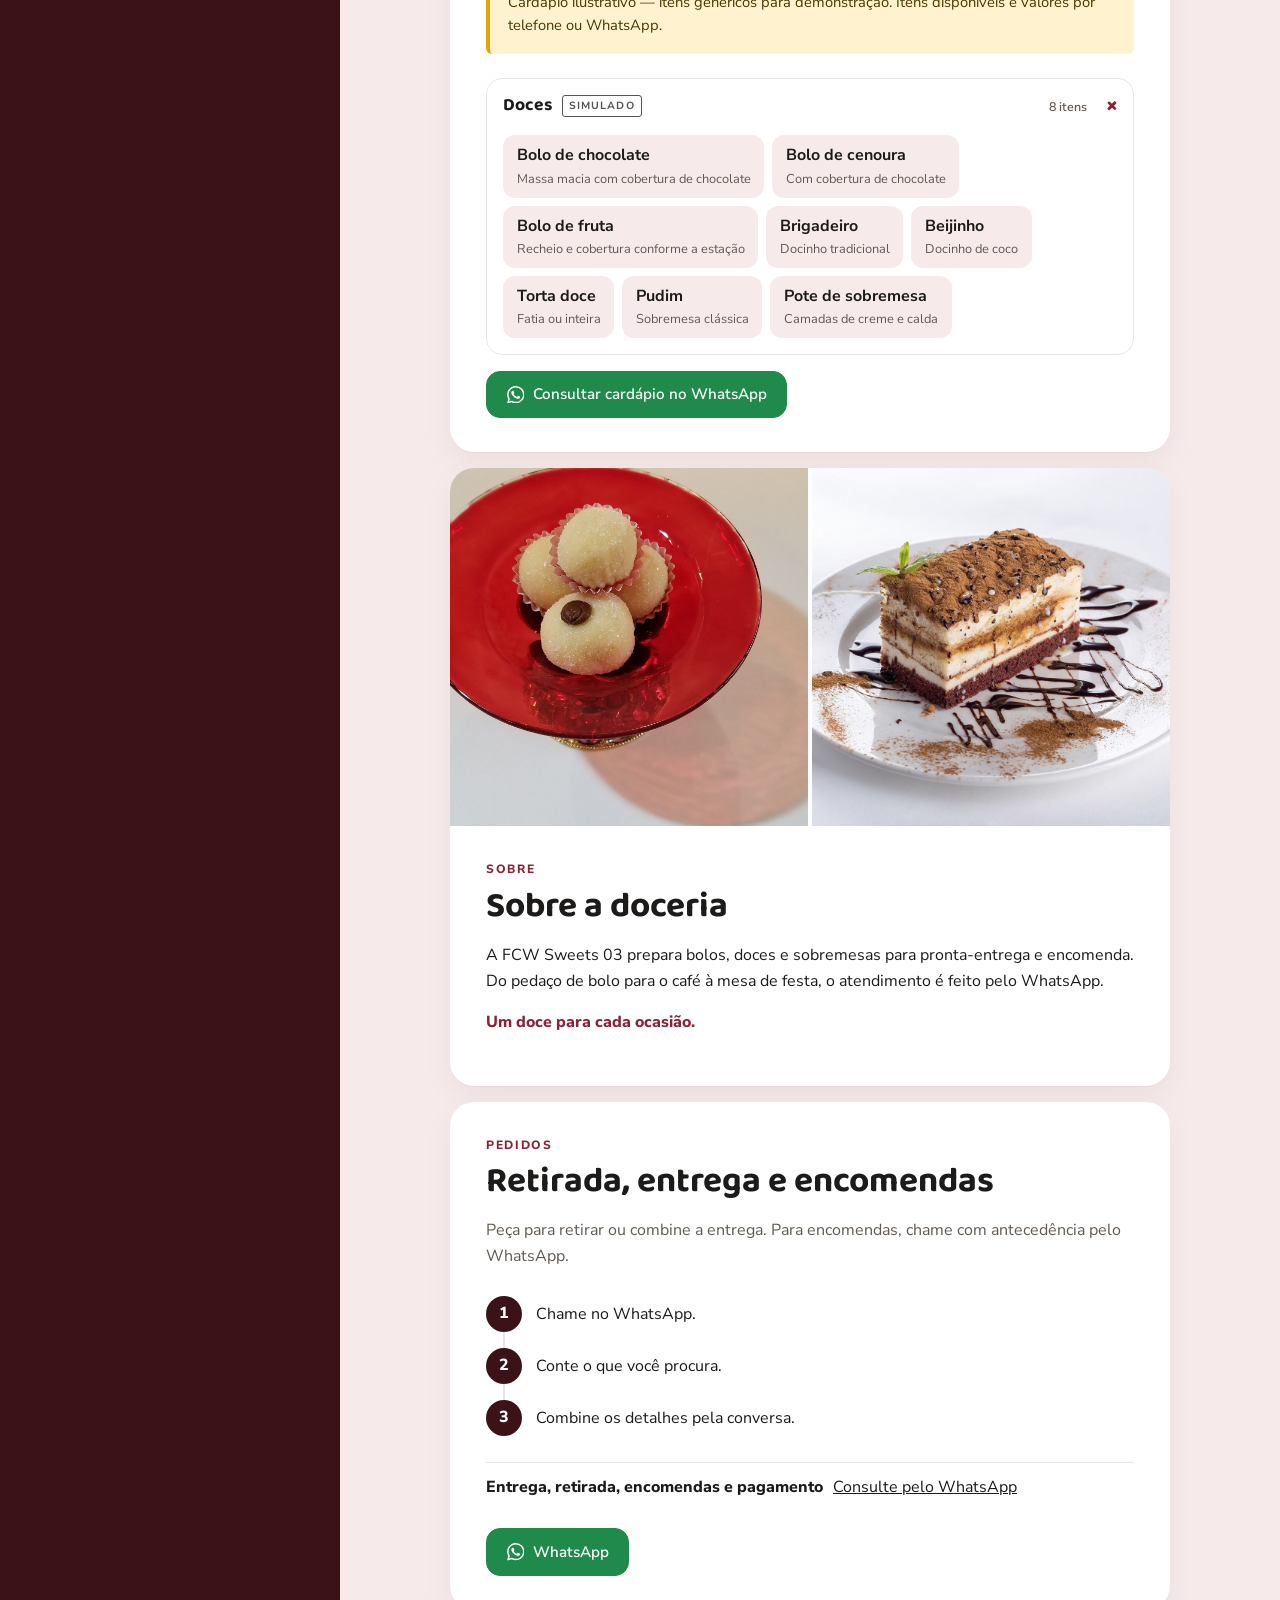
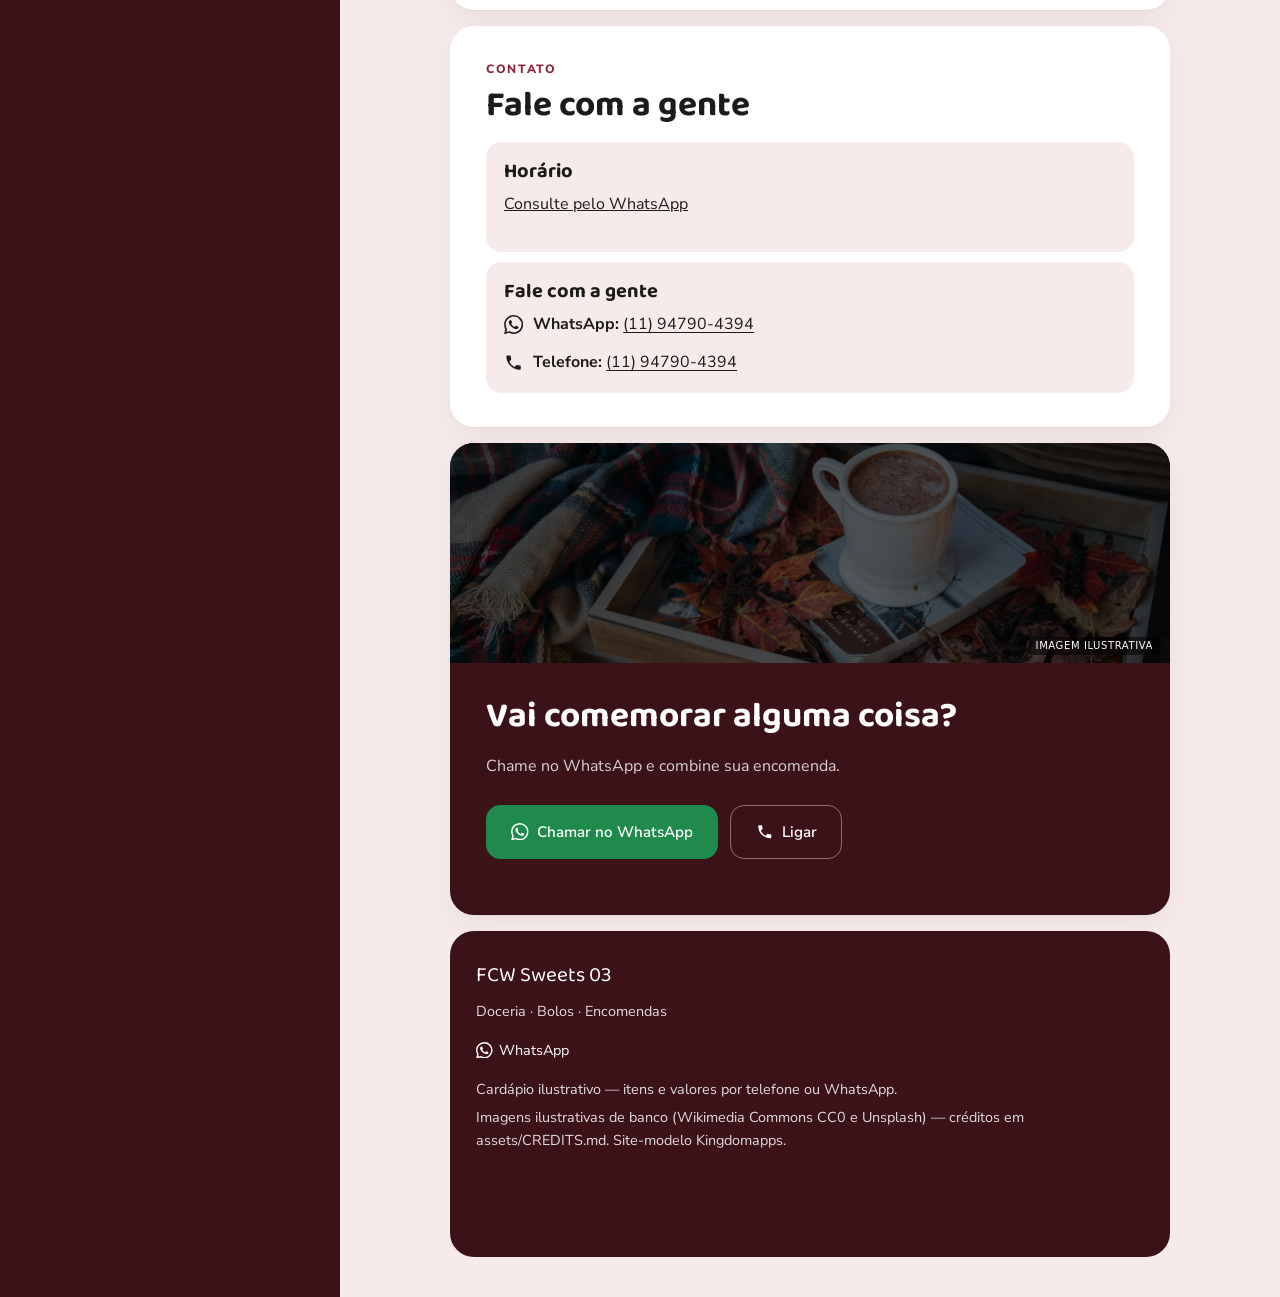
<file: v2/index.html>
<!DOCTYPE html>
<html lang="pt-BR">
<head>
<meta charset="UTF-8" />
<meta name="viewport" content="width=device-width, initial-scale=1" />
<title>FCW Sweets 03 | Doceria e confeitaria</title>
<meta name="description" content="Bolos, doces e sobremesas para o dia a dia e para encomendas. Fale com a FCW Sweets 03 pelo WhatsApp." />
<meta name="theme-color" content="#3a1218" />
<link rel="preconnect" href="https://fonts.googleapis.com" />
<link rel="preconnect" href="https://fonts.gstatic.com" crossorigin />
<link rel="stylesheet" href="https://fonts.googleapis.com/css2?family=Baloo+2:wght@600;700;800&family=Nunito+Sans:wght@400;600;700;800&display=swap" />
<link rel="stylesheet" href="../assets/core.css" />
<link rel="stylesheet" href="../assets/E04.css" />
<link rel="stylesheet" href="../assets/lead.css" />
<style>:root{--brand:#8c2236;--brand2:#fbeef0;--brand-ink:#3a1218}</style>
<link rel="icon" href="../assets/img/favicon.svg" type="image/svg+xml" />
<link rel="icon" href="../assets/img/favicon.png" sizes="64x64" />
<link rel="apple-touch-icon" href="../assets/img/apple-touch-icon.png" />
<meta property="og:type" content="website" />
<meta property="og:title" content="FCW Sweets 03 | Doceria e confeitaria" />
<meta property="og:description" content="Bolos, doces e sobremesas para o dia a dia e para encomendas. Fale com a FCW Sweets 03 pelo WhatsApp." />
<meta property="og:image" content="https://fcwwebsites.github.io/kingdomapps-modelo-fcw-sweets-03/assets/img/og-image.jpg" />
<meta property="og:url" content="https://fcwwebsites.github.io/kingdomapps-modelo-fcw-sweets-03/" />
<meta name="twitter:card" content="summary_large_image" />
<!-- Google tag (gtag.js) -->
<script async src="https://www.googletagmanager.com/gtag/js?id=G-NJ030BJ0Z8"></script>
<script>
  window.dataLayer = window.dataLayer || [];
  function gtag(){dataLayer.push(arguments);}
  gtag('js', new Date());
  gtag('config', 'G-NJ030BJ0Z8');
</script>
<script>/* Kingdomapps GA4 eventos CTA */(function(){try{var ev=function(n,p){try{if(typeof gtag==='function')gtag('event',n,p);}catch(e){}};document.addEventListener('click',function(e){var a=e.target&&e.target.closest?e.target.closest('a[href]'):null;if(!a)return;var h=a.href||'',p={link_url:h};if(a.dataset&&a.dataset.plan)p.plan=a.dataset.plan;if(/wa\.me|api\.whatsapp\.com|whatsapp:/i.test(h))ev('click_whatsapp',p);else if(/ifood/i.test(h))ev('click_ifood',p);else if(/99app|99food|\/\/(www\.)?99\.|food\.99/i.test(h))ev('click_99',p);},true);document.addEventListener('submit',function(e){var f=e.target;ev('generate_lead',{form_id:(f&&(f.id||f.getAttribute('name')))||'form',page_location:location.href});},true);}catch(e){}})();</script>
</head>
<body class="est-E04" data-hours='{}' data-hours-unknown='[]'>
<!-- Kingdomapps · site-modelo anonimizado -->
<a class="skip" href="#conteudo">Pular para o conteúdo</a>
<div class="e4-shell">
<header class="site-header e4-side" id="header">
  <div class="e4-side-inner">
    <a class="brand e4-brand" href="#topo" aria-label="FCW Sweets 03 — início"><span class="brand-word">FCW Sweets 03</span></a>
    <p class="e4-side-line">Doceria · Bolos · Encomendas</p>
    <a class="btn btn-wa btn-lg header-cta e4-side-wa" href="https://wa.me/5511947904394?text=Ol%C3%A1!%20Vim%20pelo%20site%20e%20gostaria%20de%20mais%20informa%C3%A7%C3%B5es." target="_blank" rel="noopener"><svg viewBox="0 0 24 24" aria-hidden="true" focusable="false"><path fill="currentColor" d="M17.47 14.38c-.3-.15-1.76-.87-2.03-.97-.27-.1-.47-.15-.67.15-.2.3-.77.97-.94 1.16-.17.2-.35.22-.64.07-.3-.15-1.26-.46-2.39-1.47-.88-.79-1.48-1.76-1.65-2.06-.17-.3-.02-.46.13-.6.13-.14.3-.35.45-.52.15-.17.2-.3.3-.5.1-.2.05-.37-.03-.52-.07-.15-.67-1.61-.92-2.2-.24-.58-.49-.5-.67-.51h-.57c-.2 0-.52.07-.8.37-.27.3-1.04 1.02-1.04 2.48s1.07 2.88 1.21 3.07c.15.2 2.1 3.2 5.08 4.49.71.31 1.26.49 1.7.63.71.22 1.36.19 1.87.12.57-.09 1.76-.72 2-1.41.25-.7.25-1.29.18-1.41-.08-.13-.27-.2-.57-.35zM12.05 21.78a9.87 9.87 0 0 1-5.03-1.38l-.36-.21-3.74.98 1-3.65-.24-.37a9.86 9.86 0 0 1-1.51-5.26c0-5.45 4.44-9.88 9.89-9.88 2.64 0 5.12 1.03 6.99 2.9a9.83 9.83 0 0 1 2.89 6.99c0 5.45-4.44 9.88-9.89 9.88zm8.41-18.3A11.82 11.82 0 0 0 12.05 0C5.5 0 .16 5.34.16 11.89c0 2.1.55 4.14 1.59 5.95L.06 24l6.3-1.65a11.88 11.88 0 0 0 5.69 1.45c6.55 0 11.89-5.34 11.89-11.89 0-3.18-1.24-6.17-3.48-8.41z"/></svg><span>WhatsApp</span></a>
    
    <nav class="site-nav e4-nav" id="site-nav" aria-label="Principal"><ul><li><a href="#sobre">Sobre</a></li><li><a href="#cardapio">Cardápio</a></li><li><a href="#entrega">Pedidos</a></li><li><a href="#contato">Contato</a></li></ul></nav>
  </div>
</header>
<div class="e4-feed">
<main id="conteudo">
<section class="e4-card e4-post" id="topo" aria-labelledby="hero-title">
  <figure class="e4-post-media"><img src="../assets/img/fotos-foto-1.jpg" width="1400" height="1050" alt="Imagem ilustrativa: fatia de bolo de chocolate em camadas" fetchpriority="high" /></figure>
  <div class="e4-pad">
    <ul class="e4-pills"><li>Bolos</li><li>Docinhos</li><li>Encomendas pelo WhatsApp</li></ul>
    <h1 id="hero-title">Doces e bolos para todos os momentos</h1>
    <p class="e4-lead">Bolos, docinhos e sobremesas para o café da tarde, uma comemoração ou um presente.</p>
    <div class="hero-ctas"><a class="btn btn-wa btn-lg" href="https://wa.me/5511947904394?text=Ol%C3%A1!%20Vim%20pelo%20site%20e%20gostaria%20de%20mais%20informa%C3%A7%C3%B5es." target="_blank" rel="noopener"><svg viewBox="0 0 24 24" aria-hidden="true" focusable="false"><path fill="currentColor" d="M17.47 14.38c-.3-.15-1.76-.87-2.03-.97-.27-.1-.47-.15-.67.15-.2.3-.77.97-.94 1.16-.17.2-.35.22-.64.07-.3-.15-1.26-.46-2.39-1.47-.88-.79-1.48-1.76-1.65-2.06-.17-.3-.02-.46.13-.6.13-.14.3-.35.45-.52.15-.17.2-.3.3-.5.1-.2.05-.37-.03-.52-.07-.15-.67-1.61-.92-2.2-.24-.58-.49-.5-.67-.51h-.57c-.2 0-.52.07-.8.37-.27.3-1.04 1.02-1.04 2.48s1.07 2.88 1.21 3.07c.15.2 2.1 3.2 5.08 4.49.71.31 1.26.49 1.7.63.71.22 1.36.19 1.87.12.57-.09 1.76-.72 2-1.41.25-.7.25-1.29.18-1.41-.08-.13-.27-.2-.57-.35zM12.05 21.78a9.87 9.87 0 0 1-5.03-1.38l-.36-.21-3.74.98 1-3.65-.24-.37a9.86 9.86 0 0 1-1.51-5.26c0-5.45 4.44-9.88 9.89-9.88 2.64 0 5.12 1.03 6.99 2.9a9.83 9.83 0 0 1 2.89 6.99c0 5.45-4.44 9.88-9.89 9.88zm8.41-18.3A11.82 11.82 0 0 0 12.05 0C5.5 0 .16 5.34.16 11.89c0 2.1.55 4.14 1.59 5.95L.06 24l6.3-1.65a11.88 11.88 0 0 0 5.69 1.45c6.55 0 11.89-5.34 11.89-11.89 0-3.18-1.24-6.17-3.48-8.41z"/></svg><span>Chamar no WhatsApp</span></a><a class="btn btn-ghost btn-lg btn-tel" href="tel:+5511947904394"><svg viewBox="0 0 24 24" aria-hidden="true" focusable="false"><path fill="currentColor" d="M6.6 10.8a15.1 15.1 0 0 0 6.6 6.6l2.2-2.2a1 1 0 0 1 1-.25 11.4 11.4 0 0 0 3.6.57 1 1 0 0 1 1 1V20a1 1 0 0 1-1 1A17 17 0 0 1 3 4a1 1 0 0 1 1-1h3.5a1 1 0 0 1 1 1c0 1.25.2 2.45.57 3.57a1 1 0 0 1-.25 1z"/></svg><span>Ligar</span></a></div>
  </div>
</section>
<section class="e4-card e4-pad" id="destaques" aria-labelledby="dest-title">
  <p class="e4-kicker">Destaques</p><h2 id="dest-title">Destaques</h2><ul class="e4-feats"><li><span class="e4-ico" aria-hidden="true">1</span><div><h3>Bolos</h3><p>Inteiros ou em fatia.</p></div></li><li><span class="e4-ico" aria-hidden="true">2</span><div><h3>Docinhos</h3><p>Para festas e presentes.</p></div></li><li><span class="e4-ico" aria-hidden="true">3</span><div><h3>Sobremesas</h3><p>Porções individuais.</p></div></li><li><span class="e4-ico" aria-hidden="true">4</span><div><h3>Encomendas</h3><p>Combine sabores e datas pelo WhatsApp.</p></div></li></ul>
</section>
<section class="e4-card e4-pad" id="cardapio" aria-labelledby="menu-title">
  <p class="e4-kicker">Cardápio <span class="sim-badge">Cardápio ilustrativo</span></p>
  <h2 id="menu-title">Cardápio</h2><p class="e4-muted">Uma amostra do cardápio. Itens e valores pelo WhatsApp.</p>
  <div class="sim-notice" role="note"><span class="sim-badge">Cardápio ilustrativo</span><p>Cardápio ilustrativo — itens genéricos para demonstração. Itens disponíveis e valores por telefone ou WhatsApp.</p></div>
  <div class="e4-accs"><details class="e4-acc" open><summary><span>Doces</span> <span class="sim-tag">Simulado</span><span class="e4-count">8 itens</span></summary><ul class="e4-dishes"><li><span class="e4-dish">Bolo de chocolate</span><small>Massa macia com cobertura de chocolate</small></li><li><span class="e4-dish">Bolo de cenoura</span><small>Com cobertura de chocolate</small></li><li><span class="e4-dish">Bolo de fruta</span><small>Recheio e cobertura conforme a estação</small></li><li><span class="e4-dish">Brigadeiro</span><small>Docinho tradicional</small></li><li><span class="e4-dish">Beijinho</span><small>Docinho de coco</small></li><li><span class="e4-dish">Torta doce</span><small>Fatia ou inteira</small></li><li><span class="e4-dish">Pudim</span><small>Sobremesa clássica</small></li><li><span class="e4-dish">Pote de sobremesa</span><small>Camadas de creme e calda</small></li></ul></details></div>
  <div class="e4-card-cta"><a class="btn btn-wa" href="https://wa.me/5511947904394?text=Ol%C3%A1!%20Vim%20pelo%20site%20e%20gostaria%20de%20mais%20informa%C3%A7%C3%B5es." target="_blank" rel="noopener"><svg viewBox="0 0 24 24" aria-hidden="true" focusable="false"><path fill="currentColor" d="M17.47 14.38c-.3-.15-1.76-.87-2.03-.97-.27-.1-.47-.15-.67.15-.2.3-.77.97-.94 1.16-.17.2-.35.22-.64.07-.3-.15-1.26-.46-2.39-1.47-.88-.79-1.48-1.76-1.65-2.06-.17-.3-.02-.46.13-.6.13-.14.3-.35.45-.52.15-.17.2-.3.3-.5.1-.2.05-.37-.03-.52-.07-.15-.67-1.61-.92-2.2-.24-.58-.49-.5-.67-.51h-.57c-.2 0-.52.07-.8.37-.27.3-1.04 1.02-1.04 2.48s1.07 2.88 1.21 3.07c.15.2 2.1 3.2 5.08 4.49.71.31 1.26.49 1.7.63.71.22 1.36.19 1.87.12.57-.09 1.76-.72 2-1.41.25-.7.25-1.29.18-1.41-.08-.13-.27-.2-.57-.35zM12.05 21.78a9.87 9.87 0 0 1-5.03-1.38l-.36-.21-3.74.98 1-3.65-.24-.37a9.86 9.86 0 0 1-1.51-5.26c0-5.45 4.44-9.88 9.89-9.88 2.64 0 5.12 1.03 6.99 2.9a9.83 9.83 0 0 1 2.89 6.99c0 5.45-4.44 9.88-9.89 9.88zm8.41-18.3A11.82 11.82 0 0 0 12.05 0C5.5 0 .16 5.34.16 11.89c0 2.1.55 4.14 1.59 5.95L.06 24l6.3-1.65a11.88 11.88 0 0 0 5.69 1.45c6.55 0 11.89-5.34 11.89-11.89 0-3.18-1.24-6.17-3.48-8.41z"/></svg><span>Consultar cardápio no WhatsApp</span></a></div>
</section>
<section class="e4-card" id="sobre" aria-labelledby="sobre-title">
  <div class="e4-pics e4-pics-2"><figure class="e4-pic"><img src="../assets/img/fotos-foto-2.jpg" width="1400" height="1400" alt="Imagem ilustrativa: docinhos de coco em taça" loading="lazy" decoding="async" /></figure><figure class="e4-pic"><img src="../assets/img/fotos-foto-3.jpg" width="1400" height="952" alt="Imagem ilustrativa: fatia de bolo de chocolate com calda" loading="lazy" decoding="async" /></figure></div>
  <div class="e4-pad"><p class="e4-kicker">Sobre</p><h2 id="sobre-title">Sobre a doceria</h2><p>A FCW Sweets 03 prepara bolos, doces e sobremesas para pronta-entrega e encomenda. Do pedaço de bolo para o café à mesa de festa, o atendimento é feito pelo WhatsApp.</p><p class="e4-apoio">Um doce para cada ocasião.</p></div>
</section>
<section class="e4-card e4-pad" id="entrega" aria-labelledby="ent-title">
  <p class="e4-kicker">Pedidos</p><h2 id="ent-title">Retirada, entrega e encomendas</h2><p class="e4-muted">Peça para retirar ou combine a entrega. Para encomendas, chame com antecedência pelo WhatsApp.</p>
  
  <ol class="e4-vline"><li><span class="e4-dot" aria-hidden="true">1</span><p>Chame no WhatsApp.</p></li><li><span class="e4-dot" aria-hidden="true">2</span><p>Conte o que você procura.</p></li><li><span class="e4-dot" aria-hidden="true">3</span><p>Combine os detalhes pela conversa.</p></li></ol>
  <dl class="e4-kv"><div><dt>Entrega, retirada, encomendas e pagamento</dt><dd><a href="https://wa.me/5511947904394?text=Ol%C3%A1!%20Vim%20pelo%20site%20e%20gostaria%20de%20mais%20informa%C3%A7%C3%B5es." target="_blank" rel="noopener">Consulte pelo WhatsApp</a></dd></div></dl>
  <div class="order-links"><a class="btn btn-wa" href="https://wa.me/5511947904394?text=Ol%C3%A1!%20Vim%20pelo%20site%20e%20gostaria%20de%20mais%20informa%C3%A7%C3%B5es." target="_blank" rel="noopener"><svg viewBox="0 0 24 24" aria-hidden="true" focusable="false"><path fill="currentColor" d="M17.47 14.38c-.3-.15-1.76-.87-2.03-.97-.27-.1-.47-.15-.67.15-.2.3-.77.97-.94 1.16-.17.2-.35.22-.64.07-.3-.15-1.26-.46-2.39-1.47-.88-.79-1.48-1.76-1.65-2.06-.17-.3-.02-.46.13-.6.13-.14.3-.35.45-.52.15-.17.2-.3.3-.5.1-.2.05-.37-.03-.52-.07-.15-.67-1.61-.92-2.2-.24-.58-.49-.5-.67-.51h-.57c-.2 0-.52.07-.8.37-.27.3-1.04 1.02-1.04 2.48s1.07 2.88 1.21 3.07c.15.2 2.1 3.2 5.08 4.49.71.31 1.26.49 1.7.63.71.22 1.36.19 1.87.12.57-.09 1.76-.72 2-1.41.25-.7.25-1.29.18-1.41-.08-.13-.27-.2-.57-.35zM12.05 21.78a9.87 9.87 0 0 1-5.03-1.38l-.36-.21-3.74.98 1-3.65-.24-.37a9.86 9.86 0 0 1-1.51-5.26c0-5.45 4.44-9.88 9.89-9.88 2.64 0 5.12 1.03 6.99 2.9a9.83 9.83 0 0 1 2.89 6.99c0 5.45-4.44 9.88-9.89 9.88zm8.41-18.3A11.82 11.82 0 0 0 12.05 0C5.5 0 .16 5.34.16 11.89c0 2.1.55 4.14 1.59 5.95L.06 24l6.3-1.65a11.88 11.88 0 0 0 5.69 1.45c6.55 0 11.89-5.34 11.89-11.89 0-3.18-1.24-6.17-3.48-8.41z"/></svg><span>WhatsApp</span></a></div>
</section>
<section class="e4-card e4-pad" id="contato" aria-labelledby="ct-title">
  <p class="e4-kicker">Contato</p><h2 id="ct-title">Fale com a gente</h2>
  <div class="e4-contact"><div class="ct-card ct-hours"><h3>Horário</h3><p><a href="https://wa.me/5511947904394?text=Ol%C3%A1!%20Vim%20pelo%20site%20e%20gostaria%20de%20mais%20informa%C3%A7%C3%B5es." target="_blank" rel="noopener">Consulte pelo WhatsApp</a></p></div><div class="ct-card"><h3>Fale com a gente</h3><ul class="ct-list"><li><svg viewBox="0 0 24 24" aria-hidden="true" focusable="false"><path fill="currentColor" d="M17.47 14.38c-.3-.15-1.76-.87-2.03-.97-.27-.1-.47-.15-.67.15-.2.3-.77.97-.94 1.16-.17.2-.35.22-.64.07-.3-.15-1.26-.46-2.39-1.47-.88-.79-1.48-1.76-1.65-2.06-.17-.3-.02-.46.13-.6.13-.14.3-.35.45-.52.15-.17.2-.3.3-.5.1-.2.05-.37-.03-.52-.07-.15-.67-1.61-.92-2.2-.24-.58-.49-.5-.67-.51h-.57c-.2 0-.52.07-.8.37-.27.3-1.04 1.02-1.04 2.48s1.07 2.88 1.21 3.07c.15.2 2.1 3.2 5.08 4.49.71.31 1.26.49 1.7.63.71.22 1.36.19 1.87.12.57-.09 1.76-.72 2-1.41.25-.7.25-1.29.18-1.41-.08-.13-.27-.2-.57-.35zM12.05 21.78a9.87 9.87 0 0 1-5.03-1.38l-.36-.21-3.74.98 1-3.65-.24-.37a9.86 9.86 0 0 1-1.51-5.26c0-5.45 4.44-9.88 9.89-9.88 2.64 0 5.12 1.03 6.99 2.9a9.83 9.83 0 0 1 2.89 6.99c0 5.45-4.44 9.88-9.89 9.88zm8.41-18.3A11.82 11.82 0 0 0 12.05 0C5.5 0 .16 5.34.16 11.89c0 2.1.55 4.14 1.59 5.95L.06 24l6.3-1.65a11.88 11.88 0 0 0 5.69 1.45c6.55 0 11.89-5.34 11.89-11.89 0-3.18-1.24-6.17-3.48-8.41z"/></svg><span><strong>WhatsApp:</strong> <a href="https://wa.me/5511947904394?text=Ol%C3%A1!%20Vim%20pelo%20site%20e%20gostaria%20de%20mais%20informa%C3%A7%C3%B5es." target="_blank" rel="noopener">(11) 94790-4394</a></span></li><li><svg viewBox="0 0 24 24" aria-hidden="true" focusable="false"><path fill="currentColor" d="M6.6 10.8a15.1 15.1 0 0 0 6.6 6.6l2.2-2.2a1 1 0 0 1 1-.25 11.4 11.4 0 0 0 3.6.57 1 1 0 0 1 1 1V20a1 1 0 0 1-1 1A17 17 0 0 1 3 4a1 1 0 0 1 1-1h3.5a1 1 0 0 1 1 1c0 1.25.2 2.45.57 3.57a1 1 0 0 1-.25 1z"/></svg><span><strong>Telefone:</strong> <a href="tel:+5511947904394">(11) 94790-4394</a></span></li></ul></div></div>
</section>
<section class="e4-card e4-cta cta-final" id="cta-final" aria-labelledby="cta-title">
  <div class="e4-cta-media"><div class="amb amb-cta" style="--amb:url('../assets/img/ambiente-hot-chocolate.jpg')" aria-hidden="true"><span class="amb-tag">Imagem ilustrativa</span></div></div>
  <div class="e4-pad"><h2 id="cta-title">Vai comemorar alguma coisa?</h2><p>Chame no WhatsApp e combine sua encomenda.</p><div class="hero-ctas"><a class="btn btn-wa btn-lg" href="https://wa.me/5511947904394?text=Ol%C3%A1!%20Vim%20pelo%20site%20e%20gostaria%20de%20mais%20informa%C3%A7%C3%B5es." target="_blank" rel="noopener"><svg viewBox="0 0 24 24" aria-hidden="true" focusable="false"><path fill="currentColor" d="M17.47 14.38c-.3-.15-1.76-.87-2.03-.97-.27-.1-.47-.15-.67.15-.2.3-.77.97-.94 1.16-.17.2-.35.22-.64.07-.3-.15-1.26-.46-2.39-1.47-.88-.79-1.48-1.76-1.65-2.06-.17-.3-.02-.46.13-.6.13-.14.3-.35.45-.52.15-.17.2-.3.3-.5.1-.2.05-.37-.03-.52-.07-.15-.67-1.61-.92-2.2-.24-.58-.49-.5-.67-.51h-.57c-.2 0-.52.07-.8.37-.27.3-1.04 1.02-1.04 2.48s1.07 2.88 1.21 3.07c.15.2 2.1 3.2 5.08 4.49.71.31 1.26.49 1.7.63.71.22 1.36.19 1.87.12.57-.09 1.76-.72 2-1.41.25-.7.25-1.29.18-1.41-.08-.13-.27-.2-.57-.35zM12.05 21.78a9.87 9.87 0 0 1-5.03-1.38l-.36-.21-3.74.98 1-3.65-.24-.37a9.86 9.86 0 0 1-1.51-5.26c0-5.45 4.44-9.88 9.89-9.88 2.64 0 5.12 1.03 6.99 2.9a9.83 9.83 0 0 1 2.89 6.99c0 5.45-4.44 9.88-9.89 9.88zm8.41-18.3A11.82 11.82 0 0 0 12.05 0C5.5 0 .16 5.34.16 11.89c0 2.1.55 4.14 1.59 5.95L.06 24l6.3-1.65a11.88 11.88 0 0 0 5.69 1.45c6.55 0 11.89-5.34 11.89-11.89 0-3.18-1.24-6.17-3.48-8.41z"/></svg><span>Chamar no WhatsApp</span></a><a class="btn btn-ghost btn-lg" href="tel:+5511947904394"><svg viewBox="0 0 24 24" aria-hidden="true" focusable="false"><path fill="currentColor" d="M6.6 10.8a15.1 15.1 0 0 0 6.6 6.6l2.2-2.2a1 1 0 0 1 1-.25 11.4 11.4 0 0 0 3.6.57 1 1 0 0 1 1 1V20a1 1 0 0 1-1 1A17 17 0 0 1 3 4a1 1 0 0 1 1-1h3.5a1 1 0 0 1 1 1c0 1.25.2 2.45.57 3.57a1 1 0 0 1-.25 1z"/></svg><span>Ligar</span></a></div></div>
</section>
</main>
<footer class="site-footer e4-footer">
  <p class="f-name">FCW Sweets 03</p><p>Doceria · Bolos · Encomendas</p>
  <nav class="f-links" aria-label="Links"><a href="https://wa.me/5511947904394?text=Ol%C3%A1!%20Vim%20pelo%20site%20e%20gostaria%20de%20mais%20informa%C3%A7%C3%B5es." target="_blank" rel="noopener"><svg viewBox="0 0 24 24" aria-hidden="true" focusable="false"><path fill="currentColor" d="M17.47 14.38c-.3-.15-1.76-.87-2.03-.97-.27-.1-.47-.15-.67.15-.2.3-.77.97-.94 1.16-.17.2-.35.22-.64.07-.3-.15-1.26-.46-2.39-1.47-.88-.79-1.48-1.76-1.65-2.06-.17-.3-.02-.46.13-.6.13-.14.3-.35.45-.52.15-.17.2-.3.3-.5.1-.2.05-.37-.03-.52-.07-.15-.67-1.61-.92-2.2-.24-.58-.49-.5-.67-.51h-.57c-.2 0-.52.07-.8.37-.27.3-1.04 1.02-1.04 2.48s1.07 2.88 1.21 3.07c.15.2 2.1 3.2 5.08 4.49.71.31 1.26.49 1.7.63.71.22 1.36.19 1.87.12.57-.09 1.76-.72 2-1.41.25-.7.25-1.29.18-1.41-.08-.13-.27-.2-.57-.35zM12.05 21.78a9.87 9.87 0 0 1-5.03-1.38l-.36-.21-3.74.98 1-3.65-.24-.37a9.86 9.86 0 0 1-1.51-5.26c0-5.45 4.44-9.88 9.89-9.88 2.64 0 5.12 1.03 6.99 2.9a9.83 9.83 0 0 1 2.89 6.99c0 5.45-4.44 9.88-9.89 9.88zm8.41-18.3A11.82 11.82 0 0 0 12.05 0C5.5 0 .16 5.34.16 11.89c0 2.1.55 4.14 1.59 5.95L.06 24l6.3-1.65a11.88 11.88 0 0 0 5.69 1.45c6.55 0 11.89-5.34 11.89-11.89 0-3.18-1.24-6.17-3.48-8.41z"/></svg><span>WhatsApp</span></a></nav>
  <p class="f-note">Cardápio ilustrativo — itens e valores por telefone ou WhatsApp.</p>
  <p class="f-credit">Imagens ilustrativas de banco (Wikimedia Commons CC0 e Unsplash) — créditos em assets/CREDITS.md. Site-modelo Kingdomapps.</p>
</footer>
</div>
</div>
<a class="wa-float" href="https://wa.me/5511947904394?text=Ol%C3%A1!%20Vim%20pelo%20site%20e%20gostaria%20de%20mais%20informa%C3%A7%C3%B5es." target="_blank" rel="noopener" aria-label="Chamar a FCW Sweets 03 no WhatsApp"><svg viewBox="0 0 24 24" aria-hidden="true" focusable="false"><path fill="currentColor" d="M17.47 14.38c-.3-.15-1.76-.87-2.03-.97-.27-.1-.47-.15-.67.15-.2.3-.77.97-.94 1.16-.17.2-.35.22-.64.07-.3-.15-1.26-.46-2.39-1.47-.88-.79-1.48-1.76-1.65-2.06-.17-.3-.02-.46.13-.6.13-.14.3-.35.45-.52.15-.17.2-.3.3-.5.1-.2.05-.37-.03-.52-.07-.15-.67-1.61-.92-2.2-.24-.58-.49-.5-.67-.51h-.57c-.2 0-.52.07-.8.37-.27.3-1.04 1.02-1.04 2.48s1.07 2.88 1.21 3.07c.15.2 2.1 3.2 5.08 4.49.71.31 1.26.49 1.7.63.71.22 1.36.19 1.87.12.57-.09 1.76-.72 2-1.41.25-.7.25-1.29.18-1.41-.08-.13-.27-.2-.57-.35zM12.05 21.78a9.87 9.87 0 0 1-5.03-1.38l-.36-.21-3.74.98 1-3.65-.24-.37a9.86 9.86 0 0 1-1.51-5.26c0-5.45 4.44-9.88 9.89-9.88 2.64 0 5.12 1.03 6.99 2.9a9.83 9.83 0 0 1 2.89 6.99c0 5.45-4.44 9.88-9.89 9.88zm8.41-18.3A11.82 11.82 0 0 0 12.05 0C5.5 0 .16 5.34.16 11.89c0 2.1.55 4.14 1.59 5.95L.06 24l6.3-1.65a11.88 11.88 0 0 0 5.69 1.45c6.55 0 11.89-5.34 11.89-11.89 0-3.18-1.24-6.17-3.48-8.41z"/></svg><span>Chamar no WhatsApp</span></a>
<script src="../assets/site.js" defer></script>
</body>
</html>
</file>
<file: assets/core.css>
/* Kingdomapps — base institucional (estrutura e mecânica comuns às 3 skins) */
*,*::before,*::after{box-sizing:border-box}
html{scroll-behavior:smooth;-webkit-text-size-adjust:100%}
body{margin:0;background:var(--bg);color:var(--ink);font-family:var(--font-body);font-size:16px;line-height:1.6;text-rendering:optimizeLegibility}
img{max-width:100%;height:auto;display:block}
a{color:inherit}
h1,h2,h3{font-family:var(--font-display);line-height:1.1;margin:0 0 .5em;font-weight:var(--display-weight,600)}
p{margin:0 0 1em}
ul,ol{margin:0;padding:0}
svg{width:1.15em;height:1.15em;flex:none}
.sr-only{position:absolute;width:1px;height:1px;overflow:hidden;clip:rect(0 0 0 0);white-space:nowrap}
.skip{position:absolute;left:12px;top:-60px;z-index:100;background:var(--ink);color:var(--bg);padding:10px 14px}
.skip:focus{top:12px}
:focus-visible{outline:3px solid var(--focus,var(--brand2));outline-offset:3px}
.wrap{width:100%;max-width:1180px;margin:0 auto;padding:0 20px}
.sec{padding:var(--sec-pad,72px) 0;position:relative}
.kicker{font-size:.78rem;letter-spacing:.18em;text-transform:uppercase;color:var(--muted);margin-bottom:.8em;display:flex;align-items:center;gap:.6em;flex-wrap:wrap}
.lead{font-size:1.08rem;color:var(--muted)}
.tbc{display:inline-block;font-size:.78em;padding:.1em .6em;border:1px dashed currentColor;border-radius:99px;opacity:.85;white-space:nowrap}
.interim-flag{margin:0;padding:8px 20px;background:#fff3cd;color:#5c4400;font:600 13px/1.4 system-ui,sans-serif;text-align:center}
/* botões */
.btn{display:inline-flex;align-items:center;justify-content:center;gap:.55em;min-height:46px;padding:.7em 1.3em;text-decoration:none;font-weight:600;border:1px solid transparent;border-radius:var(--btn-radius,6px);cursor:pointer;transition:transform .15s ease,background .2s ease,color .2s ease,border-color .2s ease;font-family:var(--font-btn,var(--font-body));letter-spacing:var(--btn-track,0);text-transform:var(--btn-case,none);font-size:var(--btn-size,.95rem)}
.btn:hover{transform:translateY(-1px)}
.btn-lg{min-height:54px;padding:.85em 1.6em}
.btn-sm{min-height:40px;padding:.5em 1em;font-size:.85rem}
.btn-wa{background:var(--wa-bg);color:var(--wa-ink);border-color:var(--wa-bg)}
.btn-wa:hover{background:var(--wa-hover,var(--wa-bg))}
.btn-ghost{background:transparent;color:inherit;border-color:currentColor}
.btn-review{background:var(--review-bg,#fff);color:var(--review-ink,#1f1f1f);border-color:var(--review-line,#dadce0)}
.btn-review svg{color:#f4b400}
/* header */
.site-header{position:sticky;top:0;z-index:50;background:var(--header-bg,var(--bg));color:var(--header-ink,var(--ink));transition:background .25s ease,box-shadow .25s ease}
.header-inner{display:flex;align-items:center;gap:16px;min-height:68px}
.brand{display:flex;align-items:center;gap:10px;text-decoration:none;margin-right:auto}
.brand-logo{width:46px;height:46px;object-fit:cover;border-radius:var(--logo-radius,50%);background:#fff}
.brand-word{font-family:var(--font-display);font-size:1.35rem;font-weight:var(--display-weight,600);line-height:1}
.site-nav ul{list-style:none;display:flex;gap:26px}
.site-nav a{text-decoration:none;font-size:.9rem}
.site-nav a:hover{text-decoration:underline;text-underline-offset:6px}
.nav-toggle{display:none;background:none;border:0;color:inherit;width:44px;height:44px;cursor:pointer;padding:0}
.nav-toggle .bars,.nav-toggle .bars::before,.nav-toggle .bars::after{display:block;width:22px;height:2px;background:currentColor;margin:auto;position:relative;transition:transform .2s ease}
.nav-toggle .bars::before,.nav-toggle .bars::after{content:"";position:absolute;left:0}
.nav-toggle .bars::before{top:-7px}.nav-toggle .bars::after{top:7px}
.nav-open .nav-toggle .bars{background:transparent}
.nav-open .nav-toggle .bars::before{transform:translateY(7px) rotate(45deg)}
.nav-open .nav-toggle .bars::after{transform:translateY(-7px) rotate(-45deg)}
@media (max-width:880px){
  .nav-toggle{display:block}
  .header-cta span{display:none}
  .header-cta{padding:.5em .7em}
  .site-nav{position:fixed;inset:68px 0 auto 0;background:var(--nav-mobile-bg,var(--bg));color:var(--ink);padding:12px 20px 24px;box-shadow:0 18px 30px rgba(0,0,0,.18);transform:translateY(-12px);opacity:0;visibility:hidden;transition:.2s ease}
  .nav-open .site-nav{transform:none;opacity:1;visibility:visible}
  .site-nav ul{flex-direction:column;gap:0}
  .site-nav a{display:block;padding:14px 0;font-size:1.05rem;border-bottom:1px solid var(--line)}
}
/* hero */
.hero{position:relative;overflow:hidden}
.hero-media{margin:0}
.hero-media img{width:100%;height:100%;object-fit:cover}
.hero-copy{position:relative}
.hero h1{font-size:clamp(2.3rem,6vw,4.4rem)}
.eyebrow{font-size:.8rem;letter-spacing:.2em;text-transform:uppercase;margin-bottom:1.1em}
.hero-ctas{display:flex;flex-wrap:wrap;gap:12px;margin:1.6em 0 1.4em}
.chips{list-style:none;display:flex;flex-wrap:wrap;gap:8px}
.chips li{font-size:.85rem;padding:.35em .85em;border:1px solid var(--chip-line,currentColor);border-radius:var(--chip-radius,99px)}
.open-badge{display:inline-flex;align-items:center;gap:.5em;font-size:.85rem;font-weight:600;margin:0}
.open-badge::before{content:"";width:9px;height:9px;border-radius:50%;background:#2fbf71;box-shadow:0 0 0 4px rgba(47,191,113,.2)}
.open-badge[hidden]{display:none}
/* sobre + galeria */
.sobre-grid{display:grid;gap:40px}
.apoio{font-weight:600}
.gallery{display:grid;grid-template-columns:repeat(2,1fr);gap:var(--gal-gap,10px)}
.g-item{margin:0;position:relative;overflow:hidden;border-radius:var(--img-radius,0)}
.g-item img{width:100%;height:100%;object-fit:cover;aspect-ratio:1/1}
.g-item figcaption{position:absolute;left:0;right:0;bottom:0;padding:22px 10px 8px;font-size:.78rem;color:#fff;background:linear-gradient(transparent,rgba(0,0,0,.72))}
@media (min-width:900px){.sobre-grid{grid-template-columns:1fr 1.15fr;align-items:center;gap:64px}}
/* destaques */
.feats{list-style:none;display:grid;gap:18px;grid-template-columns:1fr;margin-top:28px}
@media (min-width:640px){.feats{grid-template-columns:repeat(2,1fr)}}
@media (min-width:1000px){.feats{grid-template-columns:repeat(4,1fr)}}
.feat h3{font-size:1.3rem}
.feat p{margin:0;color:var(--muted)}
.feat-n{display:block;font-family:var(--font-display);font-size:1.1rem;margin-bottom:.6em;color:var(--accent)}
/* cardápio */
.cardapio{overflow:hidden}
.amb{position:absolute;inset:0;background-image:var(--amb);background-size:cover;background-position:center;z-index:0}
.amb::after{content:"";position:absolute;inset:0;background:var(--amb-overlay,rgba(0,0,0,.6))}
.amb-tag{position:absolute;right:10px;bottom:8px;z-index:2;font:500 10px/1 system-ui,sans-serif;letter-spacing:.06em;text-transform:uppercase;color:#fff;background:rgba(0,0,0,.55);padding:4px 7px;border-radius:3px}
.amb-menu{bottom:auto;height:var(--amb-menu-h,320px)}
.cardapio .wrap,.cta-final .wrap{position:relative;z-index:1}
.menu-head{max-width:720px}
.sim-badge{display:inline-flex;align-items:center;gap:.4em;font:700 .72rem/1 var(--font-body);letter-spacing:.08em;text-transform:uppercase;background:var(--sim-bg,#fff3cd);color:var(--sim-ink,#5c4400);padding:.5em .75em;border-radius:4px}
.sim-badge::before{content:"!";display:inline-grid;place-items:center;width:1.3em;height:1.3em;border-radius:50%;background:currentColor;color:var(--sim-bg,#fff3cd);font-size:.9em}
.sim-notice{display:flex;flex-direction:column;gap:10px;align-items:flex-start;margin:24px 0;padding:16px 18px;background:var(--notice-bg,rgba(255,243,205,.95));color:var(--notice-ink,#4a3800);border-left:4px solid #e0a800;border-radius:6px;font-size:.92rem}
.sim-notice p{margin:0}
.menu-tabs{display:flex;flex-wrap:wrap;gap:8px;margin:8px 0 22px}
.menu-tabs [role=tab]{font:inherit;cursor:pointer;min-height:44px;padding:.5em 1.1em;border:1px solid var(--line);background:transparent;color:inherit;border-radius:var(--btn-radius,6px)}
.menu-tabs [role=tab][aria-selected=true]{background:var(--tab-on-bg,var(--ink));color:var(--tab-on-ink,var(--bg));border-color:var(--tab-on-bg,var(--ink))}
.menu-panel{padding:22px;background:var(--surface);border:1px solid var(--line);border-radius:var(--card-radius,8px)}
.menu-cat{font-size:1.4rem;display:flex;align-items:center;gap:.6em;flex-wrap:wrap}
.sim-tag{font:700 .65rem/1 var(--font-body);letter-spacing:.1em;text-transform:uppercase;padding:.45em .6em;border:1px solid currentColor;border-radius:3px;opacity:.75}
.menu-list{list-style:none;display:grid;gap:0}
@media (min-width:820px){.menu-list{grid-template-columns:1fr 1fr;column-gap:40px}}
.mi{display:grid;grid-template-columns:1fr auto;gap:2px 16px;padding:14px 0;border-bottom:1px dashed var(--line)}
.mi-name{font-weight:600}
.mi-desc{grid-column:1/2;grid-row:2;font-size:.9rem;color:var(--muted)}
.mi-price{grid-column:2;grid-row:1;white-space:nowrap;font-weight:600;color:var(--price,var(--accent))}
.mi-price .pl{font-weight:400;font-size:.78rem;color:var(--muted)}
.menu-note{margin:14px 0 0;color:var(--muted)}
.menu-cta{margin-top:26px}
/* entrega */
.entrega-grid{display:grid;gap:36px}
@media (min-width:900px){.entrega-grid{grid-template-columns:1.1fr 1fr;align-items:start;gap:64px}}
.kv{display:grid;gap:10px;margin:18px 0 0}
.kv div{display:flex;flex-wrap:wrap;gap:6px 12px;align-items:center;padding:10px 0;border-top:1px solid var(--line)}
.kv dt{font-weight:600}.kv dd{margin:0}
.steps-box{padding:26px;background:var(--surface);border:1px solid var(--line);border-radius:var(--card-radius,8px)}
.steps{counter-reset:s;list-style:none;display:grid;gap:12px;margin-bottom:22px}
.steps li{counter-increment:s;display:grid;grid-template-columns:34px 1fr;gap:12px;align-items:start}
.steps li::before{content:counter(s);display:grid;place-items:center;width:34px;height:34px;border-radius:50%;background:var(--accent);color:var(--accent-ink);font-weight:700}
.order-links{display:flex;flex-wrap:wrap;gap:12px;align-items:center}
.app-link{display:inline-flex;align-items:center;gap:.55em;min-height:46px;padding:.5em 1em;border:1px solid var(--line);border-radius:var(--btn-radius,6px);text-decoration:none;font-weight:600;background:var(--surface)}
.app-link svg{width:28px;height:28px}
/* avaliar */
.avaliar-inner{max-width:760px;text-align:center;margin:0 auto}
.selo{display:inline-flex;align-items:center;gap:.5em;font-weight:600;margin-bottom:1em}
.selo svg{color:#f4b400}
/* contato */
.contato-grid{display:grid;gap:22px}
@media (min-width:900px){.contato-grid{grid-template-columns:repeat(3,1fr)}.ct-head{grid-column:1/-1}}
.ct-card{padding:24px;background:var(--surface);border:1px solid var(--line);border-radius:var(--card-radius,8px)}
.ct-card h3{display:flex;align-items:center;gap:.4em;font-size:1.25rem}
.ct-list{list-style:none;display:grid;gap:12px}
.ct-list li{display:flex;gap:10px;align-items:flex-start}
.ct-list li svg{margin-top:.2em;width:1.2em;height:1.2em}
.ct-list a{text-underline-offset:3px}
.text-link{font-weight:600;text-underline-offset:4px}
/* cta final */
.cta-final{overflow:hidden;color:#fff}
.cta-inner{text-align:center;max-width:760px}
.cta-inner .hero-ctas{justify-content:center}
.amb-cta::after{background:var(--amb-cta-overlay,rgba(0,0,0,.62))}
/* footer */
.site-footer{padding:48px 0 110px;background:var(--footer-bg,var(--ink));color:var(--footer-ink,var(--bg))}
.footer-inner{display:grid;gap:22px}
.f-brand{display:flex;gap:14px;align-items:flex-start}
.f-brand p{margin:0 0 .3em;font-size:.9rem;opacity:.85}
.f-name{font-family:var(--font-display);font-size:1.25rem!important;opacity:1!important}
.f-links{display:flex;flex-wrap:wrap;gap:10px 22px}
.f-links a{display:inline-flex;align-items:center;gap:.45em;text-decoration:none;font-size:.9rem}
.f-links a:hover{text-decoration:underline}
.f-note,.f-credit{margin:0;font-size:.8rem;opacity:.7}
/* WhatsApp flutuante */
.wa-float{position:fixed;right:16px;bottom:16px;z-index:60;display:inline-flex;align-items:center;gap:.5em;padding:.85em 1.2em;background:#25d366;color:#0b3d1f;font-weight:700;text-decoration:none;border-radius:99px;box-shadow:0 10px 26px rgba(0,0,0,.28);transform:translateY(140%);transition:transform .3s ease}
.wa-float svg{width:1.5em;height:1.5em}
.show-float .wa-float{transform:none}
@media (max-width:600px){.wa-float{left:16px;right:16px;justify-content:center}}
@media (prefers-reduced-motion:reduce){*{transition:none!important;scroll-behavior:auto!important}}
.gallery:has(> .g-item:nth-child(2):last-child){grid-template-columns:repeat(2,1fr)}
.gallery:has(> .g-item:nth-child(2):last-child) .g-item{grid-column:auto;grid-row:auto}
.gallery:has(> .g-item:nth-child(2):last-child) .g-item img{aspect-ratio:3/4}
</file>
<file: assets/E01.css>
/* E01 — Vitrine editorial. Mecânica comum em core.css. Marca: --brand (principal), --brand2 (acento), --brand-ink (tinta escura). */
:root{--bg:#f6efe6;--paper:#fffaf3;--ink:var(--brand-ink);--muted:#6f6158;--surface:#fffaf3;--line:rgba(46,33,25,.16);
  --accent:var(--brand);--accent-ink:#fff;--font-display:'Cormorant Garamond',Georgia,serif;--font-body:'Jost',system-ui,sans-serif;
  --display-weight:500;--wa-bg:#1f7a4a;--wa-ink:#fff;--wa-hover:#18643c;--btn-radius:0;--btn-case:uppercase;--btn-track:.12em;--btn-size:.78rem;
  --header-bg:rgba(246,239,230,.92);--tab-on-bg:var(--brand-ink)}
body{font-weight:400}
.e1-kicker{font-size:.72rem;letter-spacing:.32em;text-transform:uppercase;color:var(--brand);margin:0 0 1em;display:flex;gap:.8em;align-items:center;flex-wrap:wrap;justify-content:inherit}
.e1-narrow{max-width:760px;margin:0 auto;padding:0 22px;text-align:center}
.e1-header{backdrop-filter:blur(8px);border-bottom:1px solid var(--line)}
.e1-header .brand-logo{width:40px;height:40px}
.e1-header .site-nav a{font-size:.74rem;letter-spacing:.2em;text-transform:uppercase}
.btn-ghost{border-color:currentColor}
/* hero dividido */
.e1-hero{display:grid;grid-template-columns:1fr;background:var(--bg)}
.e1-hero-photo{margin:0;height:58vh;min-height:320px;overflow:hidden}
.e1-hero-photo img{width:100%;height:100%;object-fit:cover}
.e1-hero-panel{padding:36px 22px 44px;background:var(--paper);position:relative}
.e1-hero-top{display:flex;align-items:center;gap:16px;margin-bottom:18px}
.e1-emblem{width:92px;height:92px;border-radius:50%;object-fit:cover;box-shadow:0 0 0 6px var(--paper),0 0 0 7px var(--line)}
.e1-wordmark{font-family:var(--font-display);font-size:2rem;margin:0;letter-spacing:.06em}
.e1-eyebrow{font-size:.7rem;letter-spacing:.28em;text-transform:uppercase;color:var(--muted);margin:0}
.e1-hero h1{font-size:clamp(2.3rem,5vw,3.9rem);line-height:1.02;margin-bottom:.4em}
.e1-lead{color:var(--muted);font-size:1.02rem;max-width:34em}
.e1-chips{list-style:none;display:flex;flex-wrap:wrap;gap:4px 0;margin:0 0 26px;padding-top:10px;border-top:1px solid var(--line)}
.e1-chips li{font-size:.78rem;letter-spacing:.08em;color:var(--muted)}
.e1-chips li+li::before{content:"·";margin:0 .7em;color:var(--brand2)}
.e1-index ol{list-style:none;border-top:1px solid var(--line)}
.e1-index a{display:flex;gap:18px;align-items:baseline;padding:12px 0;border-bottom:1px solid var(--line);text-decoration:none;font-family:var(--font-display);font-size:1.3rem}
.e1-index a:hover{color:var(--brand)}
.e1-idx{font-family:var(--font-body);font-size:.7rem;letter-spacing:.2em;color:var(--brand2)}
@media (min-width:960px){
  .e1-hero{grid-template-columns:1.25fr 1fr;min-height:calc(100vh - 68px)}
  .e1-hero-photo{height:auto;min-height:100%}
  .e1-hero-panel{padding:56px 56px 56px;display:flex;flex-direction:column;justify-content:center}
}
/* sobre editorial */
.e1-sobre{padding:96px 0 72px;background:var(--bg)}
.e1-sobre h2{font-size:clamp(2rem,4vw,3rem)}
.e1-intro{font-family:var(--font-display);font-size:clamp(1.3rem,2.4vw,1.7rem);line-height:1.45}
.e1-sign{font-family:var(--font-display);font-style:italic;color:var(--brand);font-size:1.2rem;margin-top:1.4em}
.e1-sign::before{content:"";display:block;width:60px;height:1px;background:var(--brand2);margin:0 auto 1.2em}
/* destaques em linhas alternadas */
.e1-dest{padding:40px 0 0;background:var(--bg)}
.e1-dest h2{font-size:clamp(1.9rem,3.6vw,2.8rem);margin-bottom:40px}
.e1-rows{list-style:none}
.e1-row{display:grid;grid-template-columns:1fr}
.e1-row-media{margin:0;min-height:300px;overflow:hidden}
.e1-row-media img{width:100%;height:100%;object-fit:cover;aspect-ratio:4/3;max-height:70vh}
.e1-row-block{display:grid;place-items:center;background:var(--brand);color:var(--paper);font-family:var(--font-display);font-size:5rem}
.e1-row-text{padding:40px 24px 48px;background:var(--paper);display:flex;flex-direction:column;justify-content:center}
.e1-row:nth-child(even) .e1-row-text{background:var(--brand-ink);color:var(--paper)}
.e1-row:nth-child(even) .e1-row-text p{color:rgba(255,250,243,.8)}
.e1-num{font-family:var(--font-display);font-size:3.2rem;color:var(--brand2);line-height:1}
.e1-row-text h3{font-size:clamp(1.6rem,2.6vw,2.2rem);margin:.3em 0 .4em}
.e1-row-text p{color:var(--muted);max-width:30em;margin:0}
@media (min-width:860px){
  .e1-row{grid-template-columns:1fr 1fr;min-height:440px}
  .e1-flip .e1-row-media{order:2}
  .e1-row-media{height:min(560px,42vw);min-height:0}
  .e1-row-media img{aspect-ratio:auto;height:100%}
  .e1-row-text{padding:56px 8vw 56px 64px}
}
/* cardápio = carta impressa */
.e1-menu{position:relative;padding:0 0 88px;background:var(--bg)}
.e1-menu .amb-menu{height:300px}
.e1-menu .amb::after{background:rgba(46,33,25,.45)}
.e1-menu .amb-tag{top:10px;bottom:auto}
.e1-paper{position:relative;z-index:1;max-width:1000px;margin:180px auto 0;background:var(--paper);padding:44px 24px;outline:1px solid var(--line);outline-offset:-12px;box-shadow:0 30px 60px rgba(46,33,25,.12)}
.e1-paper-head{text-align:center;justify-content:center;margin-bottom:8px}
.e1-paper-head .e1-kicker{justify-content:center}
.e1-paper-head h2{font-size:clamp(2.2rem,4vw,3.2rem);margin-bottom:.2em}
.e1-paper-head p{color:var(--muted)}
.e1-paper .sim-notice{margin:20px auto 28px;max-width:720px}
.e1-paper .menu-panel{background:transparent;border:0;padding:0;margin:0 0 30px;break-inside:avoid}
.e1-paper .menu-cat{font-size:1.5rem;justify-content:center;text-align:center;border-bottom:1px solid var(--line);padding-bottom:.4em}
.e1-paper .menu-list{grid-template-columns:1fr!important}
.e1-paper .mi{grid-template-columns:auto 1fr auto;border-bottom:0;padding:9px 0}
.e1-paper .mi::after{content:"";grid-column:2;grid-row:1;border-bottom:1px dotted rgba(46,33,25,.35);margin:0 8px .45em;align-self:end}
.e1-paper .mi-name{grid-column:1;grid-row:1}
.e1-paper .mi-price{grid-column:3;grid-row:1;color:var(--brand)}
.e1-paper .mi-desc{grid-column:1/-1;grid-row:2;font-size:.85rem}
@media (min-width:860px){.e1-paper{padding:60px 64px;display:grid;grid-template-columns:1fr 1fr;column-gap:56px;align-items:start}
  .e1-paper > :not(.menu-panel){grid-column:1/-1}}
.e1-paper .menu-cta{text-align:center}
/* pedidos (faixa escura) */
.e1-orders{background:var(--brand-ink);color:var(--paper);padding:84px 0}
.e1-orders .e1-kicker{color:var(--brand2)}
.e1-orders h2{font-size:clamp(2rem,3.6vw,2.8rem)}
.e1-orders p{color:rgba(255,250,243,.82)}
.e1-orders-grid{display:grid;gap:40px}
@media (min-width:900px){.e1-orders-grid{grid-template-columns:1.1fr 1fr;gap:80px}}
.e1-orders .app-link{background:transparent;color:var(--paper);border-color:rgba(255,250,243,.35)}
.e1-orders .order-links{margin-top:22px}
.e1-steps{counter-reset:s;list-style:none;margin:0 0 26px}
.e1-steps li{counter-increment:s;padding:14px 0 14px 54px;position:relative;border-bottom:1px solid rgba(255,250,243,.15)}
.e1-steps li::before{content:counter(s,decimal-leading-zero);position:absolute;left:0;top:10px;font-family:var(--font-display);font-size:1.6rem;color:var(--brand2)}
.e1-kv div{display:flex;flex-wrap:wrap;gap:4px 12px;padding:10px 0;border-bottom:1px solid rgba(255,250,243,.12);font-size:.92rem}
.e1-kv dt{font-weight:500;color:var(--brand2)}.e1-kv dd{margin:0}
.e1-orders a{color:inherit}
/* avaliação */
.e1-review{padding:96px 0;background:var(--paper)}
.e1-quote-mark{font-family:var(--font-display);font-size:7rem;line-height:.6;color:var(--brand2);margin:0}
.e1-review h2{font-size:clamp(1.9rem,3.4vw,2.6rem)}
.e1-review p{color:var(--muted)}
/* contato */
.e1-contact{padding:88px 0;background:var(--bg)}
.e1-contact-grid{display:grid;gap:0;border-top:1px solid var(--ink)}
.e1-contact-head{padding:28px 0}
.e1-contact-head h2{font-size:clamp(2.2rem,4vw,3.4rem);margin:0}
.e1-contact .ct-card{background:transparent;border:0;border-top:1px solid var(--line);border-radius:0;padding:24px 0}
.e1-contact .ct-card h3{font-size:.74rem;letter-spacing:.28em;text-transform:uppercase;font-family:var(--font-body);color:var(--brand)}
.e1-contact .ct-addr p{font-family:var(--font-display);font-size:1.5rem;line-height:1.3}
@media (min-width:900px){.e1-contact-grid{grid-template-columns:1.2fr 1fr 1fr 1.2fr;gap:0 36px}.e1-contact .ct-card{border-top:0}}
/* CTA final */
.e1-cta{position:relative;padding:130px 0;color:#fff;text-align:center;overflow:hidden}
.e1-cta .amb::after{background:rgba(30,20,14,.6)}
.e1-cta-inner{position:relative;z-index:1;max-width:720px;margin:0 auto;padding:0 22px}
.e1-cta h2{font-size:clamp(2.4rem,5vw,4rem)}
.e1-cta .hero-ctas{justify-content:center}
.e1-cta .btn-ghost{color:#fff}
/* rodapé */
.e1-footer{text-align:center;background:var(--brand-ink);color:var(--paper)}
.e1-foot-logo{width:110px;height:110px;border-radius:50%;margin:0 auto 18px;object-fit:cover}
.e1-footer .f-links{justify-content:center;margin:20px 0}
.e1-footer p{opacity:.85;font-size:.9rem;margin:0 0 .4em}
.e1-footer .f-name{font-family:var(--font-display);font-size:1.4rem;opacity:1}
.e1-paper .mi:not(:has(.mi-price))::after{display:none}
</file>
<file: assets/lead.css>
img[src$="logo.jpg"]{border-radius:50%!important;object-fit:cover}
</file>
<file: assets/E04.css>
/* E04 — Coluna de pedido. Mecânica comum em core.css. --brand = acento, --brand-ink = coluna escura, --brand2 = fundo do feed. */
:root{--bg:color-mix(in srgb,var(--brand2,#f3ede2) 70%,#e9e4dc);--ink:#1d1b19;--muted:#615a53;--surface:#fff;--line:rgba(0,0,0,.1);--accent:var(--brand);--accent-ink:#fff;
  --font-display:'Baloo 2',system-ui,sans-serif;--font-body:'Nunito Sans',system-ui,sans-serif;--display-weight:700;
  --wa-bg:#1f8a4c;--wa-ink:#fff;--wa-hover:#18703d;--btn-radius:14px;--card-radius:24px}
.e4-shell{display:block}
/* coluna lateral */
.e4-side{position:sticky;top:0;z-index:50;background:var(--brand-ink);color:#fff}
.e4-side-inner{display:flex;align-items:center;gap:12px;padding:10px 16px;flex-wrap:wrap}
.e4-brand{margin-right:auto;gap:10px}
.e4-logo{width:44px;height:44px;background:#000;border:2px solid #fff}
.e4-brand .brand-word{font-size:1.25rem}
.e4-side-line,.e4-side-ig{display:none}
.e4-side-wa{min-height:42px;padding:.5em .9em;font-size:.85rem}
.e4-nav{position:static!important;transform:none!important;opacity:1!important;visibility:visible!important;background:transparent!important;box-shadow:none!important;padding:0!important;width:100%;color:#fff}
.e4-nav ul{display:flex;flex-direction:row!important;gap:8px!important;overflow-x:auto;padding:2px 0 4px;scrollbar-width:none}
.e4-nav a{display:inline-flex!important;align-items:center;gap:.4em;white-space:nowrap;padding:.45em .95em!important;border:1px solid rgba(255,255,255,.25)!important;border-radius:99px;font-size:.85rem!important;text-decoration:none}
.e4-nav a:hover{background:rgba(255,255,255,.1);text-decoration:none}
@media (min-width:1000px){
  .e4-shell{display:grid;grid-template-columns:340px 1fr;min-height:100vh}
  .e4-side{height:100vh}
  .e4-side-inner{flex-direction:column;align-items:stretch;height:100%;padding:40px 30px;gap:18px;flex-wrap:nowrap}
  .e4-brand{flex-direction:column;align-items:flex-start;margin:0}
  .e4-logo{width:150px;height:150px;border-width:4px}
  .e4-brand .brand-word{font-size:2rem;margin-top:10px}
  .e4-side-line{display:block;color:rgba(255,255,255,.7);font-size:.9rem;margin:0}
  .e4-side-wa{min-height:54px;font-size:1rem}
  .e4-side-ig{display:inline-flex;align-items:center;gap:.5em;color:#fff;text-decoration:none;font-weight:600;opacity:.85}
  .e4-nav{margin-top:auto}
  .e4-nav ul{flex-direction:column!important;gap:2px!important;overflow:visible}
  .e4-nav a{border:0!important;border-radius:10px;padding:.7em .8em!important;font-size:1rem!important;width:100%}
}
/* feed */
.e4-feed{background:var(--bg);padding:18px 12px 40px}
.e4-feed main{max-width:680px;margin:0 auto;display:grid;gap:16px}
.e4-card{background:var(--surface);border-radius:var(--card-radius);overflow:hidden;box-shadow:0 1px 0 rgba(0,0,0,.04),0 10px 30px rgba(0,0,0,.05)}
.e4-pad{padding:26px 22px}
@media (min-width:600px){.e4-pad{padding:34px 36px}}
.e4-kicker{font-weight:800;font-size:.75rem;letter-spacing:.14em;text-transform:uppercase;color:var(--brand);margin:0 0 .6em;display:flex;gap:.6em;align-items:center;flex-wrap:wrap}
.e4-card h2{font-size:clamp(1.7rem,4vw,2.2rem)}
.e4-muted{color:var(--muted)}
/* post */
.e4-post-media{margin:0}
.e4-post-media img{width:100%;aspect-ratio:4/5;max-height:72vh;object-fit:cover}
.e4-pills{list-style:none;display:flex;flex-wrap:wrap;gap:6px;margin:0 0 14px}
.e4-pills li{font-size:.8rem;font-weight:700;background:var(--bg);padding:.35em .8em;border-radius:99px}
.e4-post h1{font-size:clamp(2rem,6vw,2.9rem);line-height:1.02}
.e4-lead{color:var(--muted)}
.e4-post .hero-ctas{margin-bottom:0}
.btn-ghost{border-color:var(--line);background:var(--bg)}
/* destaques */
.e4-feats{list-style:none;display:grid;gap:12px;margin-top:14px}
@media (min-width:560px){.e4-feats{grid-template-columns:1fr 1fr}}
.e4-feats li{display:flex;gap:12px;align-items:flex-start;padding:14px;border-radius:16px;background:var(--bg)}
.e4-ico{flex:none;display:grid;place-items:center;width:34px;height:34px;border-radius:10px;background:var(--brand);color:#fff;font-weight:800}
.e4-feats h3{font-size:1.1rem;margin:0 0 .2em}
.e4-feats p{margin:0;color:var(--muted);font-size:.92rem}
/* sanfona */
.e4-accs{display:grid;gap:10px;margin:8px 0 6px}
.e4-acc{border:1px solid var(--line);border-radius:16px;overflow:hidden}
.e4-acc summary{list-style:none;cursor:pointer;display:flex;align-items:center;gap:10px;padding:14px 16px;font:700 1.1rem/1.2 var(--font-display);min-height:52px}
.e4-acc summary::-webkit-details-marker{display:none}
.e4-acc summary::after{content:"+";margin-left:8px;font-size:1.4rem;color:var(--brand);transition:transform .2s}
.e4-acc[open] summary::after{transform:rotate(45deg)}
.e4-count{margin-left:auto;font:600 .78rem var(--font-body);color:var(--muted)}
.e4-dishes{list-style:none;display:flex;flex-wrap:wrap;gap:8px;padding:2px 16px 16px}
.e4-dishes li{background:var(--bg);border-radius:12px;padding:.5em .85em;display:flex;flex-direction:column}
.e4-dish{font-weight:700}
.e4-dishes small{color:var(--muted);font-size:.8rem}
.e4-price{color:var(--brand)}
.e4-card-cta{margin-top:16px}
/* sobre */
.e4-pics{display:grid;gap:4px}
.e4-pics-2{grid-template-columns:1fr 1fr}
.e4-pic{margin:0}.e4-pic img{width:100%;aspect-ratio:1/1;object-fit:cover}
.e4-apoio{font-weight:800;color:var(--brand)}
/* pedidos */
.e4-alert{background:color-mix(in srgb,var(--brand) 12%,#fff);border-left:4px solid var(--brand);padding:12px 14px;border-radius:10px;font-weight:700}
.e4-vline{list-style:none;margin:18px 0;position:relative}
.e4-vline::before{content:"";position:absolute;left:17px;top:8px;bottom:8px;width:2px;background:var(--line)}
.e4-vline li{display:flex;gap:14px;align-items:flex-start;padding:8px 0;position:relative}
.e4-dot{flex:none;display:grid;place-items:center;width:36px;height:36px;border-radius:50%;background:var(--brand-ink);color:#fff;font-weight:800;position:relative}
.e4-vline p{margin:.4em 0 0}
.e4-kv div{display:flex;flex-wrap:wrap;gap:4px 10px;padding:12px 0;border-top:1px solid var(--line)}
.e4-kv dt{font-weight:800}.e4-kv dd{margin:0}
.e4-card .order-links{margin-top:16px}
/* contato */
.e4-contact{display:grid;gap:10px;margin-top:10px}
.e4-contact .ct-card{background:var(--bg);border:0;border-radius:16px;padding:18px}
/* avaliação */
.e4-review{text-align:center}
/* CTA */
.e4-cta-media{position:relative;height:220px}
.e4-cta{background:var(--brand-ink);color:#fff}
.e4-cta p{color:rgba(255,255,255,.8)}
.e4-cta .btn-ghost{color:#fff;background:transparent;border-color:rgba(255,255,255,.4)}
/* rodapé dentro do feed */
.e4-footer{max-width:680px;margin:16px auto 0;border-radius:var(--card-radius);padding:28px 26px 100px;background:var(--brand-ink);color:#fff}
.e4-footer p{margin:0 0 .35em;font-size:.9rem;opacity:.85}
.e4-footer .f-name{font-family:var(--font-display);font-size:1.3rem!important;opacity:1}
.e4-footer .f-links{margin:16px 0}
@media (max-width:600px){.wa-float{left:12px;right:12px;bottom:12px;border-radius:16px}}
@media (min-width:1000px){.e4-shell{background:linear-gradient(to right,var(--brand-ink) 340px,var(--bg) 340px)}.e4-feed main,.e4-footer{max-width:720px}.wa-float{display:none!important}}
</file>
